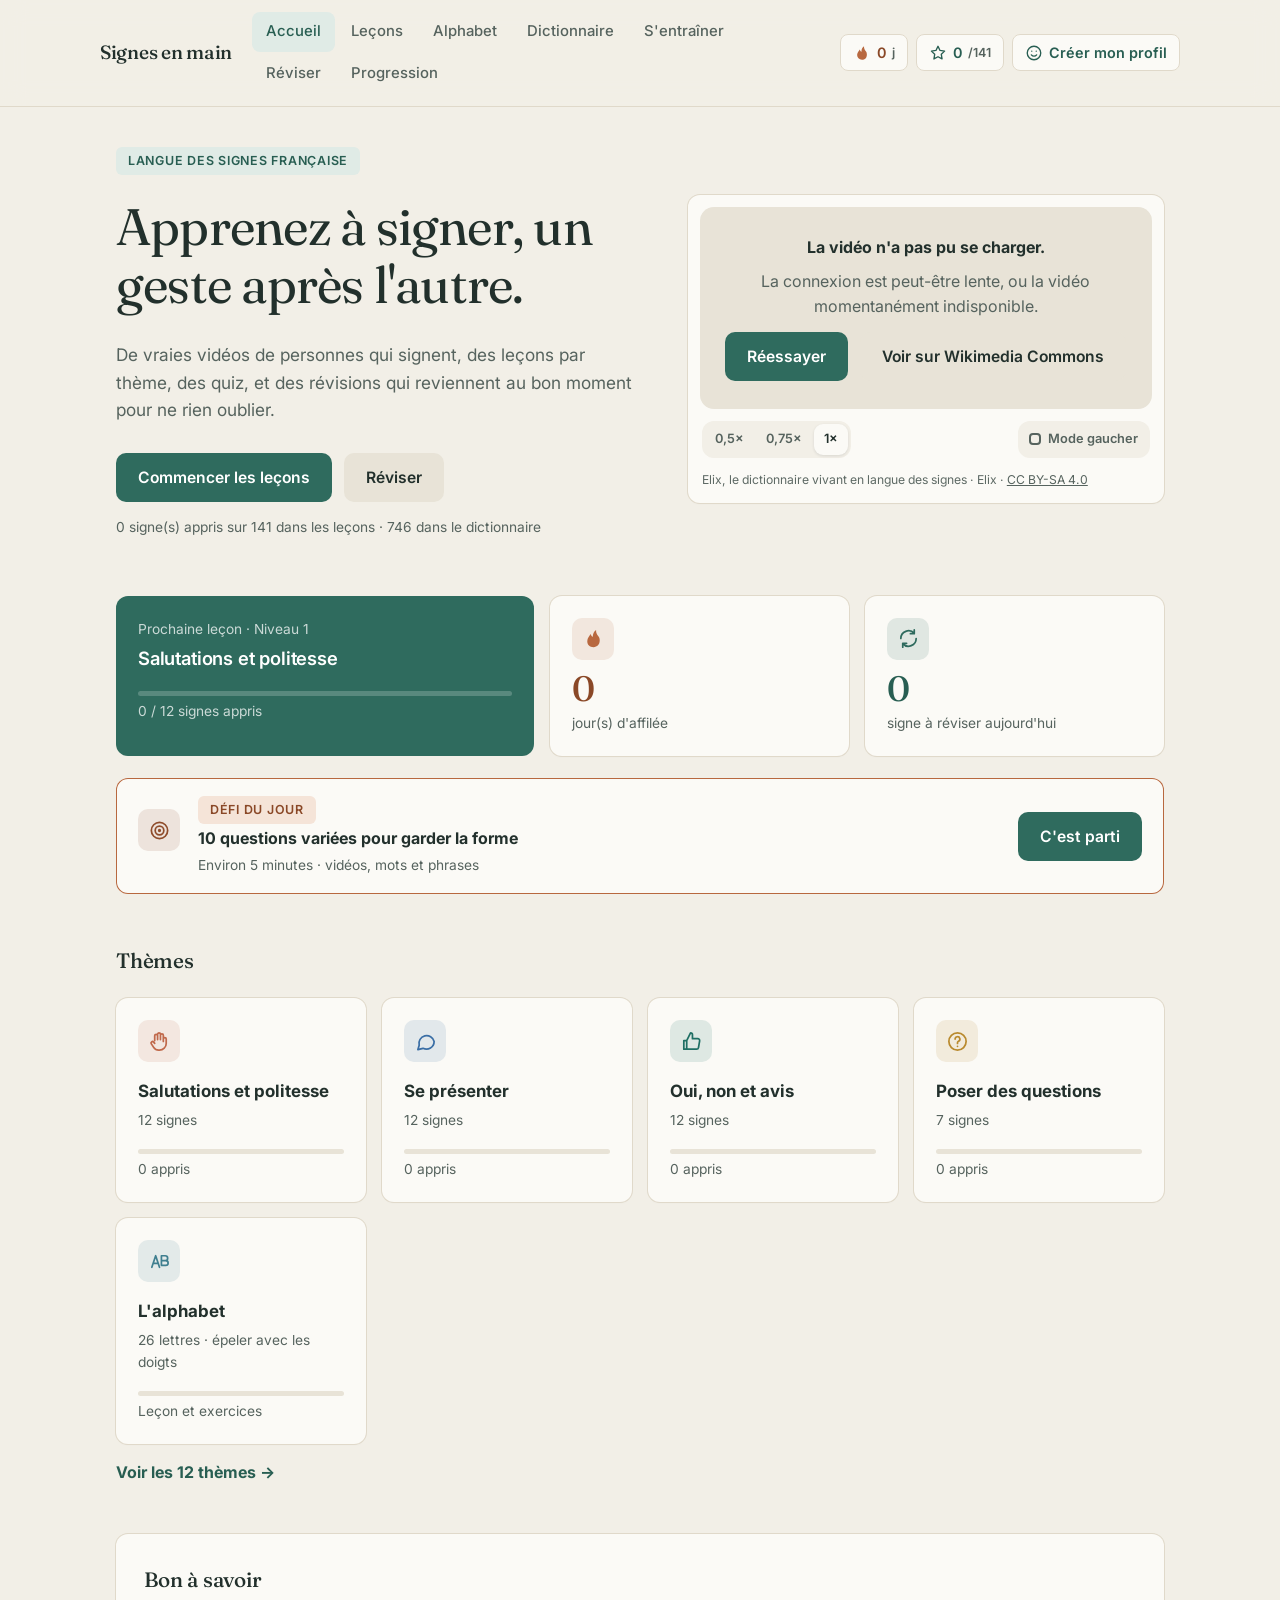
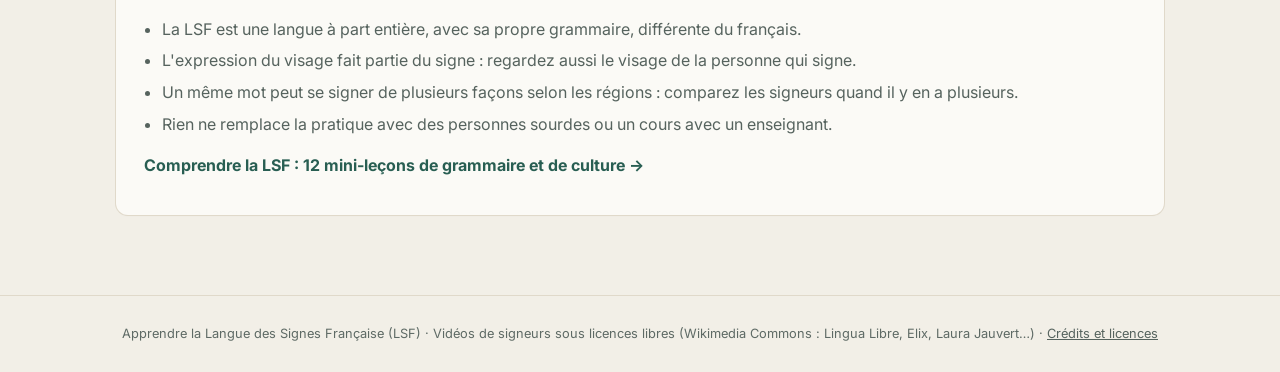
<file: index.html>
<!doctype html>
<html lang="fr">
<head>
  <meta charset="utf-8">
  <meta name="viewport" content="width=device-width, initial-scale=1">
  <title>Signes en main</title>
  <meta name="description" content="Apprendre la Langue des Signes Française (LSF) avec de vraies vidéos de personnes qui signent : leçons, quiz, révisions et dictionnaire.">
  <meta name="theme-color" content="#f2efe7">
  <meta property="og:title" content="Signes en main – apprendre la LSF">
  <meta property="og:description" content="Leçons, exercices, révisions et dictionnaire de la Langue des Signes Française, avec de vraies vidéos de personnes qui signent.">
  <meta property="og:type" content="website">
  <meta property="og:locale" content="fr_FR">
  <link rel="icon" href="data:image/svg+xml,%3Csvg xmlns='http://www.w3.org/2000/svg' viewBox='0 0 64 64'%3E%3Crect width='64' height='64' rx='16' fill='%232f6b5e'/%3E%3Ctext x='32' y='45' font-family='Arial,sans-serif' font-size='38' font-weight='700' fill='white' text-anchor='middle'%3ES%3C/text%3E%3C/svg%3E">
  <script>
    // Apparence choisie (clair / sombre doux / auto), appliquée avant l'affichage pour éviter un éclair blanc.
    // Les réglages sont ceux du profil en cours (même règle que Profils.cle dans js/progress.js).
    try {
      const pr = JSON.parse(localStorage.getItem("lsf-profils") || "{}"), p = (pr.liste || []).find(x => x.id === pr.actif);
      document.documentElement.dataset.theme = JSON.parse(localStorage.getItem(p && !p.principal ? "lsf-reglages@" + p.id : "lsf-reglages") || "{}").theme || "clair";
    } catch (e) {}
  </script>
  <link rel="preconnect" href="https://fonts.googleapis.com">
  <link rel="preconnect" href="https://fonts.gstatic.com" crossorigin>
  <link href="https://fonts.googleapis.com/css2?family=Fraunces:opsz,wght@9..144,400;9..144,500&family=Inter:wght@400;500;600;700&display=swap" rel="stylesheet">
  <link rel="stylesheet" href="css/style.css?v=1d870a76">
</head>
<body>
  <a class="lien-evitement" href="#app" onclick="event.preventDefault(); const h = document.querySelector('#app h1') || document.getElementById('app'); h.setAttribute('tabindex', '-1'); h.focus();">Aller au contenu</a>
  <div class="bandeau-hors-ligne" id="hors-ligne" role="status" hidden>Vous êtes hors ligne : les vidéos ne peuvent pas se charger. Votre progression, elle, reste bien enregistrée.</div>
  <header class="topbar">
    <a href="#/" class="logo">Signes en main</a>
    <nav aria-label="Navigation principale">
      <a href="#/">Accueil</a>
      <a href="#/lecons">Leçons</a>
      <a href="#/alphabet">Alphabet</a>
      <a href="#/dictionnaire">Dictionnaire</a>
      <a href="#/entrainement">S'entraîner</a>
      <a href="#/reviser">Réviser</a>
      <a href="#/progression">Progression</a>
    </nav>
    <div class="compteurs" id="compteurs" role="group" aria-label="Ma progression"></div>
  </header>

  <main id="app"></main>

  <footer class="footer">
    Apprendre la Langue des Signes Française (LSF) · Vidéos de signeurs sous licences libres (Wikimedia Commons :
    Lingua Libre, Elix, Laura Jauvert…) · <a href="#/credits">Crédits et licences</a>
    <span id="lien-studio" hidden> · <a href="studio/">Studio 3D (expérimental)</a></span>
  </footer>

  <!-- Pas de modules : le site s'ouvre aussi en double-cliquant sur index.html (vidéos lues en ligne) -->
  <script src="js/data.js?v=5a6aa943"></script>
  <script src="js/progress.js?v=ed443f08"></script>
  <script src="js/avatar.js?v=371f1e5d"></script>
  <script src="js/dictionnaire.js?v=caa1ed23"></script>
  <script src="js/alphabet.js?v=194b3d35"></script>
  <script src="js/descriptions.js?v=a6c470cd"></script>
  <script src="js/page-dictionnaire.js?v=0357a514"></script>
  <script src="js/signalements.js?v=acd545ce"></script>
  <script src="js/phrases.js?v=d8cfab4e"></script>
  <script src="js/exercices.js?v=72661479"></script>
  <script src="js/comprendre.js?v=8f681499"></script>
  <script src="js/credits.js?v=af39c59e"></script>
  <script src="js/en-ligne.js?v=2ea74c2a"></script>
  <script src="js/compte.js?v=c1539167"></script>
  <script src="js/app.js?v=b2578122"></script>
  <script>
    // Si les fichiers du site n'ont pas pu être chargés (page ouverte en « aperçu » dans un
    // autre logiciel), on explique comment l'ouvrir au lieu d'afficher une page blanche.
    if (typeof route === "undefined") {
      document.getElementById("app").innerHTML =
        '<div style="max-width:560px;margin:40px auto;padding:24px;border:2px solid #5b6ee1;border-radius:16px;font-family:system-ui,sans-serif;line-height:1.5">' +
        '<h1 style="margin-top:0">Le site n\'a pas pu se charger</h1>' +
        '<p>Cette page est ouverte dans un aperçu qui ne charge pas les fichiers du site.</p>' +
        '<p><strong>Pour l\'ouvrir :</strong> dans le dossier du projet, double-cliquez sur <strong>« Ouvrir le site.bat »</strong> ' +
        '(ou sur <strong>index.html</strong>) depuis l\'Explorateur de fichiers Windows.</p></div>';
    }
  </script>
</body>
</html>
</file>
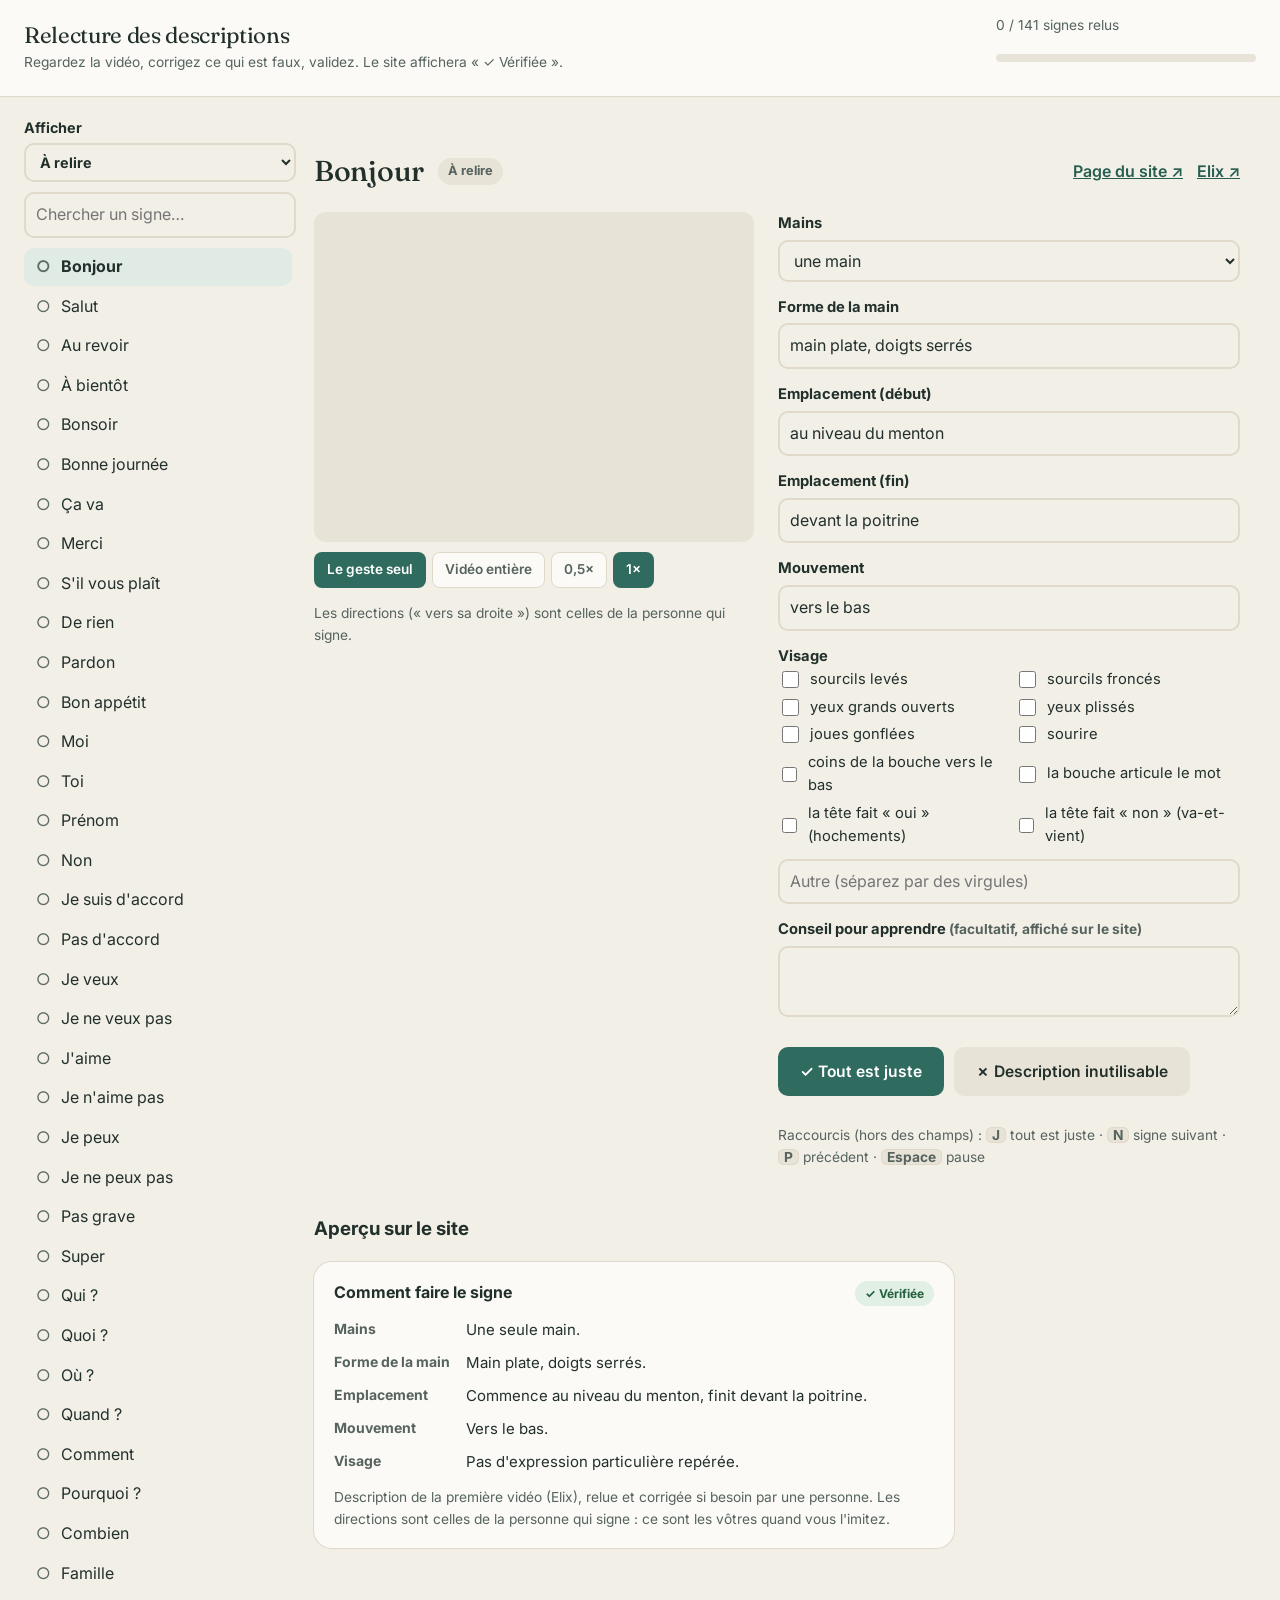
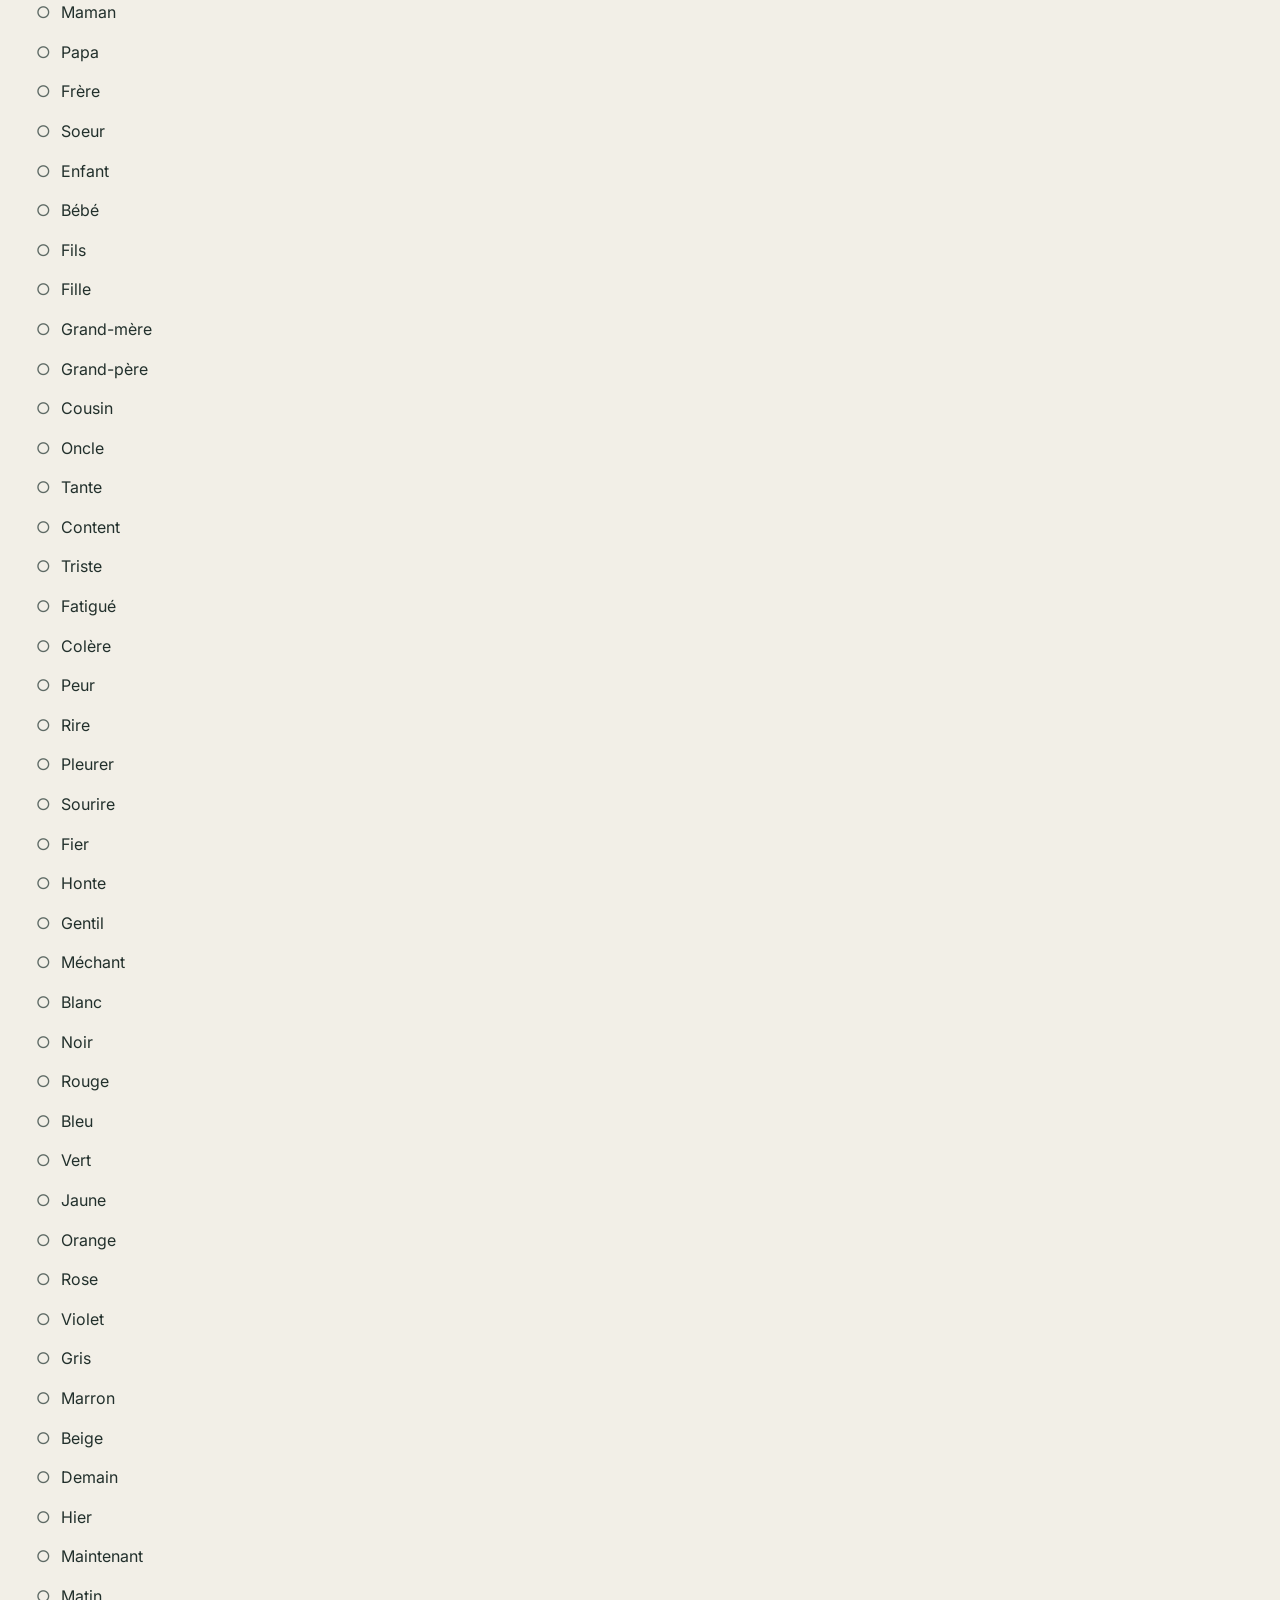
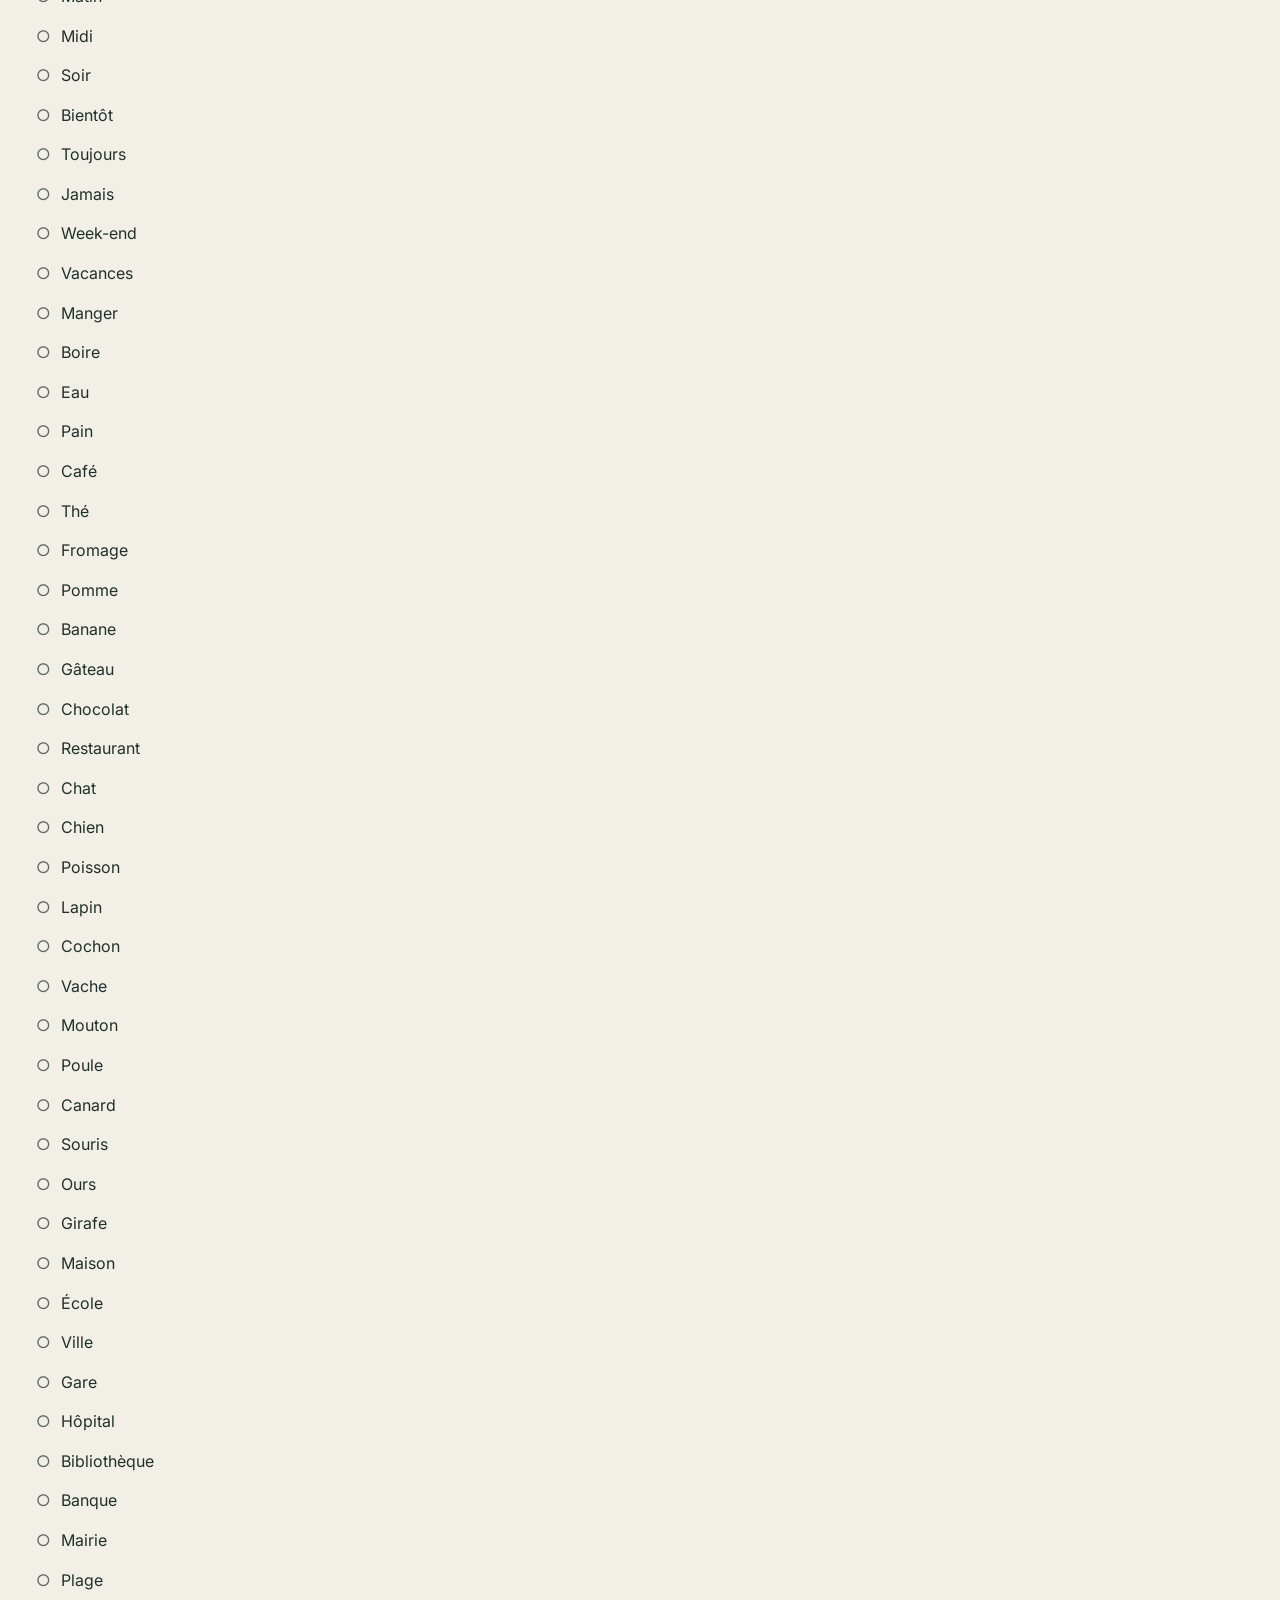
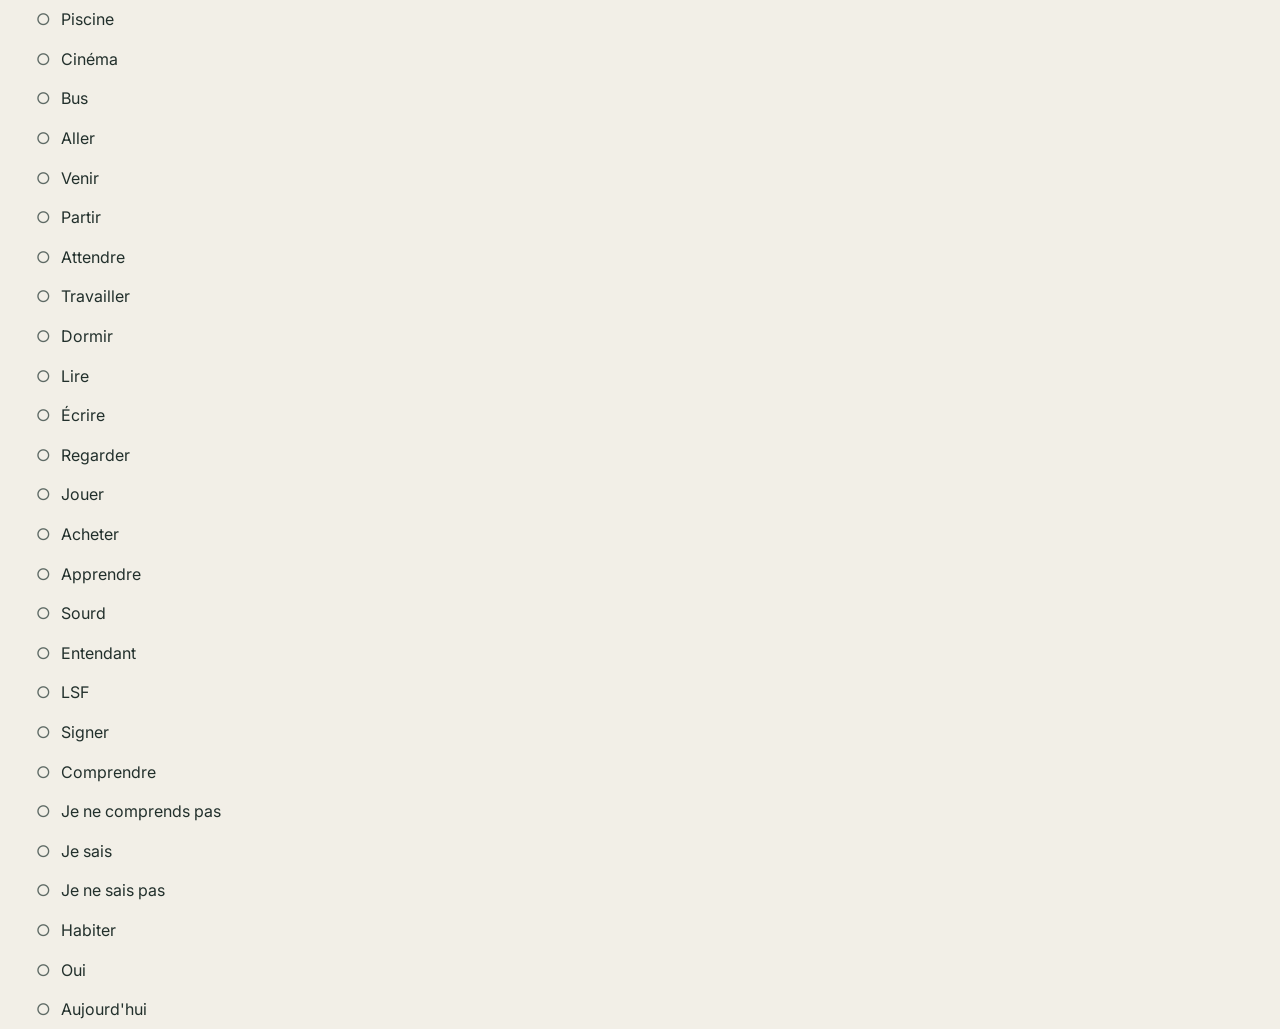
<file: outils/relecture.html>
<!doctype html>
<html lang="fr">
<head>
  <meta charset="utf-8">
  <meta name="viewport" content="width=device-width, initial-scale=1">
  <title>Relecture des descriptions · Signes en main</title>
  <meta name="robots" content="noindex">
  <link rel="preconnect" href="https://fonts.googleapis.com">
  <link href="https://fonts.googleapis.com/css2?family=Fraunces:opsz,wght@9..144,400;9..144,500&family=Inter:wght@400;500;600;700&display=swap" rel="stylesheet">
  <link rel="stylesheet" href="../css/style.css">
  <link rel="stylesheet" href="relecture.css">
</head>
<body>
  <header class="rl-entete">
    <div>
      <h1>Relecture des descriptions</h1>
      <p class="petit">Regardez la vidéo, corrigez ce qui est faux, validez. Le site affichera « ✓ Vérifiée ».</p>
    </div>
    <div class="rl-avancement">
      <span id="rl-compte" class="petit"></span>
      <span class="barre"><span id="rl-barre"></span></span>
      <span id="rl-sauvegarde" class="rl-sauvegarde" role="status" aria-live="polite"></span>
    </div>
  </header>

  <div class="rl-page">
    <aside class="rl-liste">
      <label class="rl-filtre">Afficher
        <select id="rl-filtre">
          <option value="a-relire">À relire</option>
          <option value="signales">Signalés</option>
          <option value="corrigee">Corrigés</option>
          <option value="verifiee">Validés tels quels</option>
          <option value="fausse">Inutilisables</option>
          <option value="tout">Tous</option>
        </select>
      </label>
      <input id="rl-recherche" type="search" placeholder="Chercher un signe…" aria-label="Chercher un signe">
      <nav id="rl-signes" aria-label="Signes à relire"></nav>
    </aside>
    <main id="rl-principal"></main>
  </div>

  <div id="rl-telecharger" class="rl-telecharger" hidden>
    <p><strong>Enregistrement automatique indisponible</strong> : le site n'a pas été ouvert avec « Ouvrir le site.bat ».
      Téléchargez le fichier, rangez-le dans le dossier <code>data</code> du site, puis lancez « Vérifier le site.bat ».
      Votre travail reste gardé dans ce navigateur en attendant.</p>
    <button class="btn" id="rl-btn-telecharger">Télécharger relecture-descriptions.json</button>
  </div>

  <script>
    // fonctions du site dont l'outil a besoin (définies dans js/app.js, non chargé ici)
    const echapper = s => String(s).replace(/[&<>"']/g, c => ({ "&": "&amp;", "<": "&lt;", ">": "&gt;", '"': "&quot;", "'": "&#39;" }[c]));
  </script>
  <script src="../js/progress.js"></script>
  <script src="../js/dictionnaire.js"></script>
  <script src="../js/descriptions.js"></script>
  <script src="../js/page-dictionnaire.js"></script>
  <script src="../js/signalements.js"></script>
  <script src="relecture.js"></script>
</body>
</html>
</file>
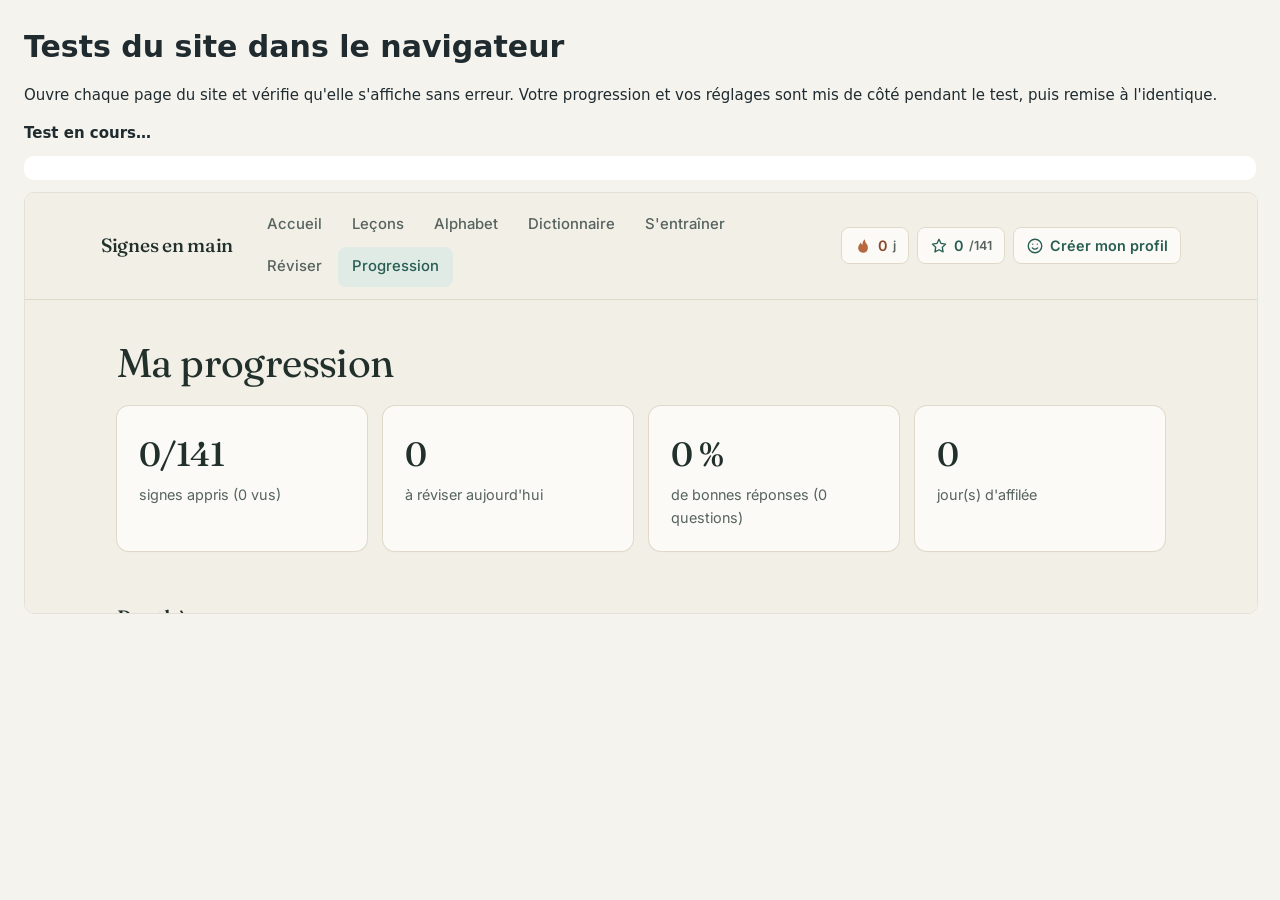
<file: tests/navigateur.html>
<!doctype html>
<html lang="fr">
<head>
  <meta charset="utf-8">
  <title>Tests du site dans le navigateur</title>
  <style>
    body { font: 15px/1.5 system-ui, sans-serif; margin: 24px; background: #f5f3ee; color: #1f2b2f; }
    h1 { margin: 0 0 4px; }
    #resume { font-weight: 700; margin: 12px 0; }
    #resume.ok { color: #226a45; } #resume.ko { color: #9c412d; }
    #journal { font: 12px/1.5 ui-monospace, monospace; white-space: pre-wrap; background: #fff; padding: 12px; border-radius: 10px; max-height: 50vh; overflow: auto; }
    iframe { width: 100%; height: 420px; border: 1px solid #e5e0d6; border-radius: 10px; margin-top: 12px; background: #fff; }
  </style>
</head>
<body>
  <h1>Tests du site dans le navigateur</h1>
  <p>Ouvre chaque page du site et vérifie qu'elle s'affiche sans erreur. Votre progression et vos réglages sont mis de côté pendant le test, puis remise à l'identique.</p>
  <div id="resume">Test en cours…</div>
  <div id="journal"></div>
  <iframe id="site" src="../index.html"></iframe>

  <script>
    // Données de l'apprenant (profils, progression, records, réglages…), mises de côté pendant le test
    const CLES = Object.keys(localStorage).filter(c => c.startsWith("lsf-"));
    const journal = document.getElementById("journal");
    const ecrire = t => { journal.textContent += t + "\n"; journal.scrollTop = 1e9; };
    const attendre = ms => new Promise(r => setTimeout(r, ms));
    const cadre = document.getElementById("site");
    window.RESULTAT = { fini: false, echecs: [], total: 0 };

    function problemesQuiz(t, msg) { RESULTAT.echecs.push({ hash: t.id, problemes: [msg] }); ecrire(`✗ ${t.id} : ${msg}`); }

    async function verifier(hash, controle) {
      const w = cadre.contentWindow;
      w.__erreurs = [];
      w.location.hash = hash;
      await attendre(120);
      const doc = w.document, app = doc.getElementById("app");
      const problemes = [...w.__erreurs];
      if (!app || app.innerHTML.trim().length < 50) problemes.push("page vide");
      if (doc.querySelector("#app h1")?.textContent === "Page introuvable") problemes.push("page introuvable (404)");
      if (controle) { try { const p = controle(doc, w); if (p) problemes.push(p); } catch (e) { problemes.push(e.message); } }
      RESULTAT.total++;
      if (problemes.length) { RESULTAT.echecs.push({ hash, problemes }); ecrire(`✗ ${hash} : ${problemes.join(" ; ")}`); }
      return doc;
    }

    cadre.addEventListener("load", async () => {
      const sauvegarde = CLES.map(c => localStorage.getItem(c));
      CLES.forEach(c => localStorage.removeItem(c));
      const w = cadre.contentWindow;
      w.addEventListener("error", e => (w.__erreurs || []).push(e.message));
      w.addEventListener("unhandledrejection", e => (w.__erreurs || []).push(String(e.reason)));
      try {
        // On ne télécharge pas les vidéos pendant le test (des centaines de chargements inutiles) :
        // leur adresse est retirée dès qu'elles apparaissent, avant que le navigateur ne la lise.
        new w.MutationObserver(() => w.document.querySelectorAll("video[src], video source[src]").forEach(v => { v.dataset.src = v.getAttribute("src"); v.removeAttribute("src"); }))
          .observe(w.document.body, { childList: true, subtree: true });

        const T = w.eval("THEMES"), D = w.eval("Dico");
        const pages = ["#/", "#/lecons", "#/alphabet", "#/alphabet/quiz", "#/alphabet/epeler", "#/dictionnaire",
          "#/dictionnaire/q=bonjour", "#/reviser", "#/progression", "#/quiz/tout",
          "#/entrainement", "#/entrainement/sprint/tout", "#/entrainement/paires/famille", "#/entrainement/ecrire/couleurs",
          "#/entrainement/epeler", "#/entrainement/comprendre", "#/entrainement/construire", "#/entrainement/defi", "#/entrainement/prenom",
          "#/credits", "#/compte", "#/compte/nouveau", "#/compte/profils", "#/compte/personnage", "#/connexion", "#/connexion/inscription", "#/comprendre", "#/comprendre/vraie-langue", "#/comprendre/visage", "#/comprendre/questions", "#/comprendre/epeler-nom-signe", "#/comprendre/temps", "#/comprendre/negation", "#/comprendre/etre-articles", "#/comprendre/culture-sourde", "#/comprendre/pluriel", "#/comprendre/espace", "#/comprendre/histoire", "#/comprendre/nombres"];
        for (const p of pages) await verifier(p);
        ecrire(`Pages principales : ${pages.length} vérifiées`);

        for (const t of T) {
          await verifier(`#/theme/${t.id}`, d => d.querySelectorAll(".ligne-signe").length === t.entrees.length ? null : "liste des signes incomplète");
          for (const e of t.entrees) await verifier(`#/signe/${t.id}/${encodeURIComponent(e.k)}`, d => d.querySelector("video") ? null : "pas de vidéo");
        }
        ecrire(`Thèmes et fiches des leçons vérifiés`);

        // Un quiz complet par thème : on répond à chaque question (la première réponse proposée)
        for (const t of T) {
          const d = await verifier(`#/quiz/${t.id}`);
          for (let i = 0; i < 30 && d.querySelector("#app [data-k]"); i++) {
            d.querySelector("#app [data-k]:not([disabled])")?.click();
            await attendre(30);
            const suite = d.getElementById("suivant");
            if (!suite) { problemesQuiz(t, "pas de bouton Continuer après une réponse"); break; }
            suite.click();
            await attendre(60);
          }
          if (!d.querySelector(".score-carte")) { RESULTAT.echecs.push({ hash: `#/quiz/${t.id}`, problemes: ["le quiz ne se termine pas"] }); ecrire(`✗ quiz ${t.id} : ne se termine pas`); }
        }
        ecrire(`Quiz des ${T.length} thèmes joués jusqu'au bout`);

        // Toutes les fiches du dictionnaire
        for (const e of D.entrees) await verifier(`#/mot/${encodeURIComponent(e.k)}`, d => d.querySelector("video") ? null : "pas de vidéo");
        ecrire(`${D.entrees.length} fiches du dictionnaire vérifiées`);

        // Une adresse inconnue doit afficher la page « introuvable » (et pas une page blanche)
        w.location.hash = "#/une-page-qui-nexiste-pas"; await attendre(120);
        if (w.document.querySelector("#app h1")?.textContent !== "Page introuvable") problemesQuiz({ id: "404" }, "pas de page « introuvable »");
      } catch (e) {
        RESULTAT.echecs.push({ hash: "(test)", problemes: [e.message] });
        ecrire("✗ Le test lui-même a planté : " + e.message);
      } finally {
        Object.keys(localStorage).filter(c => c.startsWith("lsf-")).forEach(c => localStorage.removeItem(c)); // ce que le test a créé
        CLES.forEach((c, i) => (sauvegarde[i] === null ? localStorage.removeItem(c) : localStorage.setItem(c, sauvegarde[i])));
        cadre.contentWindow.location.hash = "#/";
        RESULTAT.fini = true;
        const r = document.getElementById("resume");
        r.className = RESULTAT.echecs.length ? "ko" : "ok";
        r.textContent = RESULTAT.echecs.length
          ? `${RESULTAT.echecs.length} problème(s) sur ${RESULTAT.total} pages testées`
          : `Tout fonctionne : ${RESULTAT.total} pages testées sans erreur.`;
      }
    }, { once: true });
  </script>
</body>
</html>
</file>
<file: css/style.css>
/* =====================================================================
   Signes en main — direction artistique « Naturel » :
   titres en serif (Fraunces), texte en Inter, vert sapin, sable et terre cuite,
   des filets fins plutôt que des ombres, des boutons plats, sans noir pur.
   ===================================================================== */
:root {
  --fond: #f2efe7;          /* sable clair */
  --fond-2: #e8e3d7;
  --surface: #fbfaf6;       /* papier, pas de blanc pur */
  --texte: #22302c;         /* encre vert-gris, pas de noir pur */
  --doux: #56635e;
  --tres-doux: #5e6a65;     /* contrastes vérifiés : au moins 4,5:1 sur le fond (WCAG AA) */
  --bord: #e0d9ca;
  --accent: #2f6b5e;        /* vert sapin */
  --accent-fonce: #23544a;
  --accent-pale: #e0ebe6;
  --accent-texte: #285e52;  /* l'accent quand il sert de couleur de texte */
  --chaud: #b8683f;         /* terre cuite : série, élément « en cours » */
  --chaud-fonce: #8f4c2b;
  --chaud-pale: #f5e4d8;
  --chaud-texte: #8a4827;
  --ok: #2f7a50;
  --ok-fonce: #23603e;
  --ok-pale: #e2efe4;
  --ok-texte: #23603e;
  --ko: #b0503a;
  --ko-fonce: #8c3c2a;
  --ko-pale: #f5e2db;
  --ko-texte: #8c3c2a;
  --verre: rgba(242, 239, 231, .92); /* barre du haut translucide */
  --blanc-photo: #ffffff;
  color-scheme: light;
  --ombre: 0 0 0 1px var(--bord), 0 1px 2px rgba(34, 48, 44, .04); /* un filet plutôt qu'une ombre */
  --rayon: 12px;
  --rayon-petit: 10px;
  --titre: "Fraunces", Georgia, serif; /* titres */
}

/* ---------- Thème sombre doux (réglage « Apparence ») : vert-gris, jamais de noir pur ---------- */
html[data-theme="sombre"] {
  --fond: #1d2422; --fond-2: #262f2c; --surface: #232b29; --texte: #e6e9e3; --doux: #b0bab5; --tres-doux: #949f9a; --bord: #36413d;
  --accent: #3a7f70; --accent-fonce: #2a5f54; --accent-pale: #243e38; --accent-texte: #8fcbbb;
  --chaud: #cf8459; --chaud-fonce: #a2603b; --chaud-pale: #43302a; --chaud-texte: #efb391;
  --ok: #3a8a5c; --ok-fonce: #2b6a46; --ok-pale: #213a2c; --ok-texte: #a2d9b9;
  --ko: #bf5d46; --ko-fonce: #933f2e; --ko-pale: #42282a; --ko-texte: #f2b0a0;
  --verre: rgba(29, 36, 34, .92); --blanc-photo: #e9e6df;
  --ombre: 0 0 0 1px var(--bord);
  color-scheme: dark;
}
@media (prefers-color-scheme: dark) {
  html[data-theme="auto"] {
    --fond: #1d2422; --fond-2: #262f2c; --surface: #232b29; --texte: #e6e9e3; --doux: #b0bab5; --tres-doux: #949f9a; --bord: #36413d;
    --accent: #3a7f70; --accent-fonce: #2a5f54; --accent-pale: #243e38; --accent-texte: #8fcbbb;
    --chaud: #cf8459; --chaud-fonce: #a2603b; --chaud-pale: #43302a; --chaud-texte: #efb391;
    --ok: #3a8a5c; --ok-fonce: #2b6a46; --ok-pale: #213a2c; --ok-texte: #a2d9b9;
    --ko: #bf5d46; --ko-fonce: #933f2e; --ko-pale: #42282a; --ko-texte: #f2b0a0;
    --verre: rgba(29, 36, 34, .92); --blanc-photo: #e9e6df;
    --ombre: 0 0 0 1px var(--bord);
    color-scheme: dark;
  }
}

/* ---------- Accessibilité ---------- */
/* contour bien visible pour la navigation au clavier (pas au clic de souris) */
:focus-visible { outline: 3px solid var(--accent-texte); outline-offset: 3px; border-radius: 6px; }
.btn:focus-visible, .btn-choix:focus-visible, .choix-video:focus-visible { outline-offset: 4px; }
.lien-evitement {
  position: absolute; left: 12px; top: -60px; z-index: 30; background: var(--accent); color: #fff; padding: 10px 16px;
  border-radius: 12px; font-weight: 700; text-decoration: none; transition: top .15s;
}
.lien-evitement:focus { top: 12px; }
.visuellement-cache { position: absolute !important; width: 1px; height: 1px; overflow: hidden; clip: rect(0 0 0 0); white-space: nowrap; }
main h1:focus { outline: none; }
/* moins d'animations pour les personnes que le mouvement gêne */
@media (prefers-reduced-motion: reduce) {
  *, *::before, *::after { animation-duration: .01ms !important; animation-iteration-count: 1 !important; transition-duration: .01ms !important; scroll-behavior: auto !important; }
}

/* ---------- Vidéo qui ne charge pas / hors ligne ---------- */
.choix-video .video-erreur { min-height: 0; aspect-ratio: 4 / 3; padding: 8px; font-size: .85rem; }
.video-erreur {
  display: grid; place-items: center; text-align: center; gap: 8px; padding: 28px 18px; min-height: 180px; border-radius: 14px;
  background: var(--fond-2); color: var(--doux);
}
.video-erreur strong { color: var(--texte); }
.video-erreur .hero-actions { justify-content: center; margin: 4px 0 0; }
.video-erreur .btn { margin-top: 0; }
.bandeau-hors-ligne {
  position: sticky; top: 0; z-index: 11; text-align: center; padding: 8px 16px; font-size: .88rem; font-weight: 600;
  background: var(--chaud-pale); color: var(--chaud-texte);
}

* { box-sizing: border-box; }
body {
  margin: 0;
  font-family: "Inter", "Segoe UI", system-ui, sans-serif;
  background: var(--fond);
  color: var(--texte);
  line-height: 1.6;
  -webkit-font-smoothing: antialiased;
}
a { color: inherit; }
h1 { font-family: var(--titre); font-size: clamp(1.8rem, 4vw, 2.5rem); line-height: 1.15; letter-spacing: -.015em; font-weight: 400; margin: .2em 0 .5em; }
h2 { font-family: var(--titre); font-size: 1.3rem; letter-spacing: -.01em; font-weight: 500; margin: 2.4em 0 1em; }
.petit { color: var(--doux); font-size: .86rem; }

/* ---------- Barre du haut ---------- */
.topbar {
  display: flex; align-items: center; gap: 12px 20px; flex-wrap: wrap;
  padding: 12px max(16px, calc((100% - 1080px) / 2));
  background: var(--verre); backdrop-filter: blur(12px);
  border-bottom: 1px solid var(--bord); position: sticky; top: 0; z-index: 10;
}
.logo { font-family: var(--titre); font-weight: 500; text-decoration: none; letter-spacing: -.015em; font-size: 1.2rem; }
.topbar nav { display: flex; gap: 2px; flex-wrap: wrap; flex: 1; }
.topbar nav a { text-decoration: none; padding: 8px 14px; border-radius: 8px; color: var(--doux); font-size: .93rem; font-weight: 500; }
.topbar nav a:hover { color: var(--texte); background: var(--fond-2); }
.topbar nav a.actif { color: var(--accent-texte); background: var(--accent-pale); }
.compteurs { display: flex; gap: 8px; }
.compteur {
  display: inline-flex; align-items: center; gap: 6px; padding: 6px 12px; border-radius: 8px; text-decoration: none;
  background: var(--surface); border: 1px solid var(--bord); font-weight: 600; font-size: .9rem;
}
.compteur svg { width: 18px; height: 18px; }
.compteur.serie { color: var(--chaud-texte); }
.compteur.serie svg { color: var(--chaud); }
.compteur.appris { color: var(--accent-texte); }
.compteur span { color: var(--doux); font-weight: 600; font-size: .78rem; }

main { max-width: 1080px; margin: 0 auto; padding: 32px 16px 80px; }
.footer { text-align: center; color: var(--tres-doux); font-size: .8rem; padding: 28px 16px; border-top: 1px solid var(--bord); }
.footer a { color: var(--doux); }

/* ---------- Boutons plats ---------- */
.btn {
  display: inline-block; border: none; cursor: pointer; text-decoration: none; font: inherit; font-weight: 600; font-size: .98rem;
  background: var(--accent); color: #fff; padding: 12px 22px; border-radius: 10px; margin-top: 12px;
  transition: background .15s; position: relative; top: 0;
}
.btn:hover { background: var(--accent-fonce); }
.btn-second { background: var(--fond-2); color: var(--texte); }
.btn-second:hover { background: color-mix(in srgb, var(--fond-2) 80%, var(--texte)); }
.btn-ok { background: var(--ok); }
.btn-ok:hover { background: var(--ok-fonce); }
.btn-ko { background: var(--ko); }
.btn-ko:hover { background: var(--ko-fonce); }
.btn-grand { padding: 15px 30px; font-size: 1.05rem; }
.retour { display: inline-block; color: var(--doux); text-decoration: none; font-size: .92rem; font-weight: 600; margin-bottom: 8px; }
.retour:hover { color: var(--accent-texte); }
.surtitre {
  display: inline-block; font-size: .78rem; font-weight: 600; color: var(--accent-texte); background: var(--accent-pale);
  padding: 4px 12px; border-radius: 6px; letter-spacing: .06em; text-transform: uppercase;
}
a.surtitre { text-decoration: none; }
.lien-plus { color: var(--accent-texte); font-weight: 700; text-decoration: none; }

/* ---------- Accueil ---------- */
.hero { display: grid; grid-template-columns: 1.1fr 1fr; gap: 48px; align-items: center; padding: 8px 0; }
.hero h1 { font-size: clamp(2.1rem, 5vw, 3.2rem); margin-top: .45em; }
.hero-sous { color: var(--doux); font-size: 1.08rem; max-width: 34em; }
.hero-actions { display: flex; gap: 12px; flex-wrap: wrap; margin-bottom: 8px; }
.tableau { display: grid; grid-template-columns: 1.4fr 1fr 1fr; gap: 16px; margin-top: 36px; }
.tuile {
  background: var(--surface); border-radius: var(--rayon); padding: 22px; text-decoration: none; display: flex; flex-direction: column; gap: 4px;
  box-shadow: var(--ombre); transition: transform .2s;
}
a.tuile:hover { box-shadow: 0 0 0 1px var(--accent) inset; }
.tuile-titre { font-weight: 600; font-size: 1.15rem; letter-spacing: -.01em; }
.tuile-chiffre { font-family: var(--titre); font-size: 2.2rem; font-weight: 500; letter-spacing: -.015em; line-height: 1.1; }
.tuile.continuer { background: var(--accent); color: #fff; box-shadow: none; }
.tuile.continuer .petit { color: rgba(255,255,255,.75); }
.tuile.continuer .barre { background: rgba(255,255,255,.2); }
.tuile.continuer .barre span { background: #fff; }
.tuile.serie .tuile-chiffre { color: var(--chaud-texte); }
.tuile.reviser .tuile-chiffre { color: var(--accent-texte); }
.tuile .carte-icone { margin-bottom: 6px; }
.info { background: var(--surface); border-radius: var(--rayon); padding: 8px 28px 20px; margin-top: 48px; box-shadow: var(--ombre); }
.info h2 { margin-top: 1em; }
.info ul { padding-left: 1.1em; color: var(--doux); }
.info li { margin: 6px 0; }

/* ---------- Cartes de thèmes ---------- */
.grille { display: grid; grid-template-columns: repeat(auto-fill, minmax(230px, 1fr)); gap: 16px; }
.carte {
  display: flex; flex-direction: column; gap: 4px; text-decoration: none;
  background: var(--surface); border-radius: var(--rayon); padding: 22px; box-shadow: var(--ombre);
  transition: transform .2s;
}
.carte:hover { box-shadow: 0 0 0 1px var(--accent) inset; }
.carte-icone {
  width: 42px; height: 42px; border-radius: 10px; display: grid; place-items: center; margin-bottom: 12px;
  color: var(--c); background: color-mix(in srgb, var(--c) 13%, var(--surface));
}
.carte-icone svg { width: 23px; height: 23px; }
.carte-titre { font-weight: 700; font-size: 1.06rem; }
.barre { height: 5px; background: var(--fond-2); border-radius: 99px; overflow: hidden; margin-top: 14px; }
.barre span { display: block; height: 100%; background: var(--c, var(--accent)); border-radius: 99px; }
.titre-icone { display: flex; align-items: center; gap: 14px; }
.titre-icone .carte-icone { margin: 0; }

/* ---------- Parcours (page Leçons) : une table des matières en grille ---------- */
.unite {
  border-radius: var(--rayon); padding: 16px 20px; margin: 36px 0 8px; color: var(--texte);
  background: color-mix(in srgb, var(--c) 10%, var(--surface)); box-shadow: inset 0 0 0 1px color-mix(in srgb, var(--c) 25%, var(--bord));
  display: flex; align-items: center; justify-content: space-between; gap: 16px; flex-wrap: wrap;
}
.unite:first-of-type { margin-top: 20px; }
.unite small { display: block; font-size: .78rem; font-weight: 700; letter-spacing: .08em; text-transform: uppercase; color: var(--c); }
html[data-theme="sombre"] .unite small { filter: brightness(1.7); }
@media (prefers-color-scheme: dark) { html[data-theme="auto"] .unite small { filter: brightness(1.7); } }
.unite strong { font-family: var(--titre); font-size: 1.3rem; font-weight: 500; letter-spacing: -.015em; }
.unite .compte { font-weight: 500; font-size: .9rem; background: var(--surface); color: var(--doux); padding: 6px 12px; border-radius: 8px; }
.parcours { display: grid; grid-template-columns: repeat(auto-fill, minmax(210px, 1fr)); gap: 12px; padding: 16px 0 8px; }
.etape {
  position: relative; display: grid; grid-template-columns: auto 1fr; grid-template-rows: auto auto; column-gap: 12px; align-items: center;
  padding: 12px 14px; text-decoration: none; background: var(--surface); border-radius: var(--rayon-petit); box-shadow: 0 0 0 1px var(--bord) inset;
}
.etape:hover { box-shadow: 0 0 0 1px var(--c) inset; }
.pastille {
  grid-row: 1 / 3; position: relative; width: 44px; height: 44px; border-radius: 50%; display: grid; place-items: center;
  background: conic-gradient(var(--c) calc(var(--p) * 1%), color-mix(in srgb, var(--c) 18%, var(--fond)) 0);
}
.pastille::before { content: ""; position: absolute; inset: 3px; border-radius: 50%; background: var(--surface); }
.pastille svg { position: relative; width: 20px; height: 20px; color: var(--c); }
.etape.fini .pastille::before { background: var(--c); }
.etape.fini .pastille svg { color: #fff; }
.etape-nom { align-self: end; font-weight: 600; font-size: .95rem; line-height: 1.25; }
.etape-info { align-self: start; font-size: .78rem; color: var(--doux); }
.etape.suivante { box-shadow: 0 0 0 2px var(--chaud) inset; }
.bulle-suivante {
  position: absolute; top: 0; left: 14px; transform: translateY(-50%); background: var(--chaud-fonce); color: #fff;
  font-weight: 600; font-size: .68rem; letter-spacing: .04em; text-transform: uppercase; padding: 2px 8px; border-radius: 4px;
}

/* ---------- Page d'un thème ---------- */
.actions-theme { display: flex; gap: 12px; flex-wrap: wrap; margin: 0 0 24px; }
.actions-theme .btn { margin-top: 0; }
.liste-signes { display: grid; grid-template-columns: repeat(auto-fill, minmax(210px, 1fr)); gap: 10px; margin-bottom: 20px; }
.ligne-signe {
  display: flex; justify-content: space-between; align-items: center; gap: 8px; text-decoration: none; font-weight: 600;
  background: var(--surface); padding: 15px 18px; border-radius: var(--rayon-petit); box-shadow: 0 0 0 1px var(--bord) inset;
  transition: color .15s, box-shadow .15s;
}
.ligne-signe:hover { color: var(--c); box-shadow: 0 0 0 1px var(--c) inset; }
.etat { color: var(--ok-texte); font-size: .78rem; font-weight: 700; white-space: nowrap; }

/* ---------- Vidéos ---------- */
.video-lsf { background: var(--surface); border-radius: var(--rayon); padding: 12px; box-shadow: var(--ombre); }
.video-lsf video { display: block; width: 100%; max-height: 460px; border-radius: 8px; background: var(--fond-2); }
.video-barre { display: flex; align-items: center; justify-content: space-between; gap: 12px; flex-wrap: wrap; padding: 12px 2px 2px; }
.video-credit { font-size: .76rem; color: var(--tres-doux); }
.credits { margin-top: 40px; font-size: .8rem; color: var(--tres-doux); }
.credits a, .video-credit a { color: var(--doux); }
.vitesses { display: flex; gap: 2px; background: var(--fond); border-radius: 12px; padding: 3px; }
.vitesses button {
  border: none; background: transparent; border-radius: 9px; padding: 5px 10px; cursor: pointer; font: inherit; font-size: .8rem; font-weight: 600; color: var(--doux);
}
.vitesses button.actif { background: var(--surface); color: var(--texte); box-shadow: 0 1px 3px rgba(31,43,47,.12); }

/* ---------- Mode gaucher : vidéos et photos retournées comme dans un miroir ---------- */
html.gaucher video,
html.gaucher .lettre img, html.gaucher .lettre-grande img, html.gaucher .zoom-carte img { transform: scaleX(-1); }
.btn-gaucher:not(.btn) {
  border: none; background: var(--fond); color: var(--doux); border-radius: 12px; padding: 8px 12px 8px 30px; cursor: pointer;
  font: inherit; font-size: .8rem; font-weight: 600; position: relative;
}
.btn-gaucher::before {
  content: ""; position: absolute; left: 11px; top: 50%; width: 12px; height: 12px; margin-top: -6px; border-radius: 4px;
  border: 2px solid currentColor; box-sizing: border-box;
}
.btn-gaucher.btn { padding-left: 40px; }
.btn-gaucher.btn::before { left: 18px; }
.btn-gaucher[aria-pressed="true"]:not(.btn) { background: var(--accent-pale); color: var(--accent-texte); }
.btn-gaucher[aria-pressed="true"]::before { background: currentColor; box-shadow: inset 0 0 0 2px var(--surface); }
.video-lecture { display: none; align-items: center; gap: 10px; flex: 1 1 100%; }
html.gaucher .video-lecture { display: flex; }
html.gaucher .video-lsf video { cursor: pointer; }
.video-lecture .lire {
  width: 36px; height: 36px; flex: none; border: none; border-radius: 50%; background: var(--accent); color: #fff;
  font-size: .8rem; cursor: pointer;
}
.video-lecture input { flex: 1; accent-color: var(--accent); min-width: 0; }
/* « vers votre droite » s'inverse tout seul (voir directions() dans page-dictionnaire.js) */
.dir[data-d="droite"]::before { content: "droite"; }
.dir[data-d="gauche"]::before { content: "gauche"; }
html.gaucher .dir[data-d="droite"]::before { content: "gauche"; }
html.gaucher .dir[data-d="gauche"]::before { content: "droite"; }
.si-gaucher, html.gaucher .si-droitier { display: none; }
html.gaucher .si-gaucher { display: inline; }
/* ---------- Sauvegarde de la progression ---------- */
.sauvegarde {
  background: var(--surface); border-radius: var(--rayon); padding: 20px 22px; box-shadow: var(--ombre); margin-bottom: 28px; max-width: 720px;
}
.sauvegarde > p:first-child { margin-top: 0; }
.sauvegarde .a-faire { color: var(--chaud-texte); font-weight: 600; }
.sauvegarde .hero-actions { margin: 14px 0 4px; }
.transfert { margin-top: 16px; border-top: 1px solid var(--bord); padding-top: 14px; }
.transfert summary { cursor: pointer; font-weight: 600; color: var(--accent-texte); }
.transfert textarea {
  width: 100%; box-sizing: border-box; margin-top: 12px; border: 2px solid var(--bord); border-radius: 14px; padding: 10px 12px;
  font: .8rem/1.4 ui-monospace, monospace; color: var(--texte); background: var(--fond); resize: vertical; word-break: break-all;
}
.transfert textarea:focus { outline: none; border-color: var(--accent); }
.message-sauvegarde { margin: 14px 0 0; padding: 12px 14px; border-radius: 14px; }
.message-sauvegarde.ok { background: var(--ok-pale); color: var(--ok-texte); }
.message-sauvegarde.ko { background: var(--ko-pale); color: var(--ko-texte); }
.carte-restauration { margin-top: 16px; padding: 16px; border-radius: 16px; background: var(--fond); }
.carte-restauration p { margin: 0; }
.rappel-sauvegarde {
  display: flex; flex-direction: column; gap: 2px; margin-top: 16px; padding: 14px 18px; border-radius: 18px; text-decoration: none;
  background: var(--chaud-pale); color: var(--chaud-texte); box-shadow: inset 0 0 0 1px color-mix(in srgb, var(--chaud) 30%, transparent);
}
.rappel-sauvegarde .petit { color: var(--chaud-texte); opacity: .85; }
.rappel-sauvegarde:hover { box-shadow: inset 0 0 0 2px var(--chaud); }

/* Choix de l'apparence (page Progression) */
.reglage-theme { flex-direction: column; gap: 10px; border: none; cursor: default; margin-top: -14px; }
.reglage-theme legend { float: left; padding: 0; }
.choix-theme { display: flex; flex-wrap: wrap; gap: 8px; clear: both; }
.choix-theme label { cursor: pointer; }
.choix-theme input { position: absolute; opacity: 0; pointer-events: none; }
.choix-theme span {
  display: inline-block; padding: 8px 14px; border-radius: 12px; font-weight: 600; font-size: .9rem; color: var(--doux);
  background: var(--fond); box-shadow: 0 0 0 1.5px var(--bord) inset;
}
.choix-theme input:checked + span { background: var(--accent-pale); color: var(--accent-texte); box-shadow: 0 0 0 2px var(--accent) inset; }
.choix-theme input:focus-visible + span { outline: 3px solid var(--accent-texte); outline-offset: 2px; }

/* Réglage avec interrupteur (page Progression) */
.reglage {
  display: flex; align-items: flex-start; gap: 14px; background: var(--surface); border-radius: var(--rayon); padding: 18px 20px;
  box-shadow: var(--ombre); cursor: pointer; margin-bottom: 28px; max-width: 720px;
}
.reglage input { position: absolute; opacity: 0; pointer-events: none; }
.reglage .petit { display: block; margin-top: 4px; }
.interrupteur {
  flex: none; width: 46px; height: 28px; border-radius: 99px; background: var(--bord); position: relative; transition: background .2s; margin-top: 2px;
}
.interrupteur::after {
  content: ""; position: absolute; top: 3px; left: 3px; width: 22px; height: 22px; border-radius: 50%; background: #fff;
  box-shadow: 0 1px 3px rgba(31,43,47,.25); transition: transform .2s;
}
.reglage input:checked + .interrupteur { background: var(--accent); }
.reglage input:checked + .interrupteur::after { transform: translateX(18px); }
.reglage input:focus-visible + .interrupteur { outline: 3px solid var(--accent-pale); outline-offset: 2px; }
.signeurs { display: flex; align-items: center; flex-wrap: wrap; gap: 8px; margin-top: 14px; }

/* ---------- Fiche signe ---------- */
.fiche { display: grid; grid-template-columns: 1fr 1fr; gap: 40px; align-items: start; }
.fiche-info .btn-second { margin-left: 8px; }
.nav-signes { display: flex; justify-content: space-between; gap: 12px; margin-top: 32px; }
.nav-signes a { color: var(--accent-texte); font-weight: 700; text-decoration: none; font-size: .92rem; }
.conseils-signe { color: var(--doux); padding-left: 1.2em; margin: 8px 0 18px; }
.conseils-signe li { margin: 6px 0; }
.description-auto { margin: 18px 0; padding: 18px 20px; border-radius: 18px; background: var(--surface); box-shadow: var(--ombre); }
.description-tete { display: flex; align-items: center; justify-content: space-between; gap: 10px; flex-wrap: wrap; margin-bottom: 12px; }
.etiquette-auto { font-size: 12px; font-weight: 700; color: var(--chaud-texte); background: var(--chaud-pale); border-radius: 999px; padding: 3px 10px; }
.description-auto dl { display: grid; grid-template-columns: max-content 1fr; gap: 9px 16px; margin: 0 0 12px; }
.description-auto dt { font-weight: 700; color: var(--doux); font-size: 14px; }
.description-auto dd { margin: 0; font-size: 15px; }
.description-auto .petit { margin: 0; }
.plus-loin { margin-top: 18px; padding: 16px 18px; border-radius: 18px; background: var(--surface); box-shadow: var(--ombre); }
.plus-loin p { margin: 2px 0 10px; }
.liens-plus { display: flex; gap: 10px; flex-wrap: wrap; }
.liens-plus a {
  display: flex; flex-direction: column; text-decoration: none; font-weight: 700; color: var(--accent-texte);
  padding: 9px 14px; border-radius: 12px; background: var(--accent-pale);
}
.liens-plus a span { font-size: .75rem; font-weight: 500; color: var(--doux); }

/* ---------- Quiz ---------- */
.quiz-tete { display: flex; align-items: center; gap: 16px; margin-bottom: 8px; }
.quitter {
  width: 40px; height: 40px; border-radius: 12px; display: grid; place-items: center; text-decoration: none; flex-shrink: 0;
  color: var(--doux); font-size: 1.3rem; font-weight: 700; background: var(--surface); box-shadow: 0 0 0 1px var(--bord) inset;
}
.quitter:hover { color: var(--texte); }
.progression-quiz { flex: 1; height: 14px; background: var(--fond-2); border-radius: 99px; overflow: hidden; }
.progression-quiz span { display: block; height: 100%; background: var(--ok); border-radius: 99px; transition: width .4s; box-shadow: inset 0 -3px 0 rgba(0,0,0,.08); }
.quiz-compte { font-weight: 700; color: var(--doux); font-size: .9rem; white-space: nowrap; }
.consigne { font-family: var(--titre); font-size: clamp(1.3rem, 3vw, 1.6rem); font-weight: 500; letter-spacing: -.015em; margin: 22px 0 18px; }
.quiz { display: grid; grid-template-columns: 1.1fr 1fr; gap: 32px; align-items: center; }
.choix { display: grid; grid-template-columns: 1fr 1fr; gap: 12px; }
.btn-choix {
  font: inherit; font-size: 1.02rem; font-weight: 600; padding: 18px 16px; border-radius: var(--rayon); cursor: pointer; text-align: center;
  background: var(--surface); border: none; color: var(--texte);
  box-shadow: 0 0 0 1px var(--bord) inset; transition: box-shadow .1s, background .15s;
}
.btn-choix:hover:not(:disabled) { background: var(--accent-pale); box-shadow: 0 0 0 1px var(--accent) inset; }
.btn-choix:disabled { cursor: default; }
.btn-choix.juste { background: var(--ok-pale); color: var(--ok-texte); box-shadow: 0 0 0 2px var(--ok) inset; }
.btn-choix.faux { background: var(--ko-pale); color: var(--ko-texte); box-shadow: 0 0 0 2px var(--ko) inset; }
.choix-videos { display: grid; grid-template-columns: repeat(2, 1fr); gap: 14px; max-width: 820px; }
.choix-video {
  padding: 7px; border-radius: var(--rayon); border: none; background: var(--surface); cursor: pointer;
  box-shadow: 0 0 0 1px var(--bord) inset; transition: box-shadow .1s;
}
.choix-video video { display: block; width: 100%; border-radius: 6px; aspect-ratio: 4 / 3; object-fit: cover; background: var(--fond-2); }
.choix-video:hover:not(:disabled) { box-shadow: 0 0 0 1px var(--accent) inset; }
.choix-video.juste { box-shadow: 0 0 0 3px var(--ok) inset; }
.choix-video.faux { box-shadow: 0 0 0 3px var(--ko) inset; opacity: .75; }
.choix-video:disabled { cursor: default; }
/* bandeau de réponse en bas de l'écran */
#retour-quiz:empty { display: none; }
#retour-quiz {
  position: fixed; left: 0; right: 0; bottom: 0; z-index: 15; padding: 18px max(16px, calc((100% - 1080px) / 2));
  display: flex; align-items: center; justify-content: space-between; gap: 16px; flex-wrap: wrap;
  animation: monter .25s ease-out;
}
#retour-quiz.ok { background: var(--ok-pale); border-top: 2px solid color-mix(in srgb, var(--ok) 30%, var(--surface)); }
#retour-quiz.ko { background: var(--ko-pale); border-top: 2px solid color-mix(in srgb, var(--ko) 30%, var(--surface)); }
#retour-quiz p { margin: 0; font-size: 1.15rem; }
#retour-quiz .petit { display: block; font-size: .85rem; font-weight: 500; margin-top: 2px; }
#retour-quiz .btn { margin: 0; min-width: 180px; text-align: center; }
@keyframes monter { from { transform: translateY(100%); } }
.msg-ok { color: var(--ok-texte); font-weight: 700; }
.msg-ko { color: var(--ko-texte); font-weight: 700; }
.quiz-fin { text-align: center; padding: 40px 0; }
.quiz-fin .hero-actions { justify-content: center; }
.score { font-family: var(--titre); font-size: 3.4rem; font-weight: 500; letter-spacing: -.015em; margin: 0; color: var(--accent-texte); }
.quiz-fin .score-carte { display: inline-block; background: var(--surface); border-radius: var(--rayon); padding: 22px 48px; box-shadow: var(--ombre); margin: 8px 0 16px; }

/* ---------- Révision ---------- */
.carte-revision { background: var(--surface); border-radius: var(--rayon); padding: 30px; text-align: center; box-shadow: var(--ombre); max-width: 520px; }
.carte-revision p { margin: 4px 0; }
.boites { display: flex; gap: 14px; align-items: flex-end; max-width: 560px; }
.boite { flex: 1; display: flex; flex-direction: column; align-items: center; gap: 4px; text-align: center; }
.boite-barre { width: 100%; height: 120px; background: var(--fond-2); border-radius: 14px; display: flex; align-items: flex-end; overflow: hidden; }
.boite-barre span { width: 100%; background: var(--accent); border-radius: 14px 14px 0 0; min-height: 3px; }
.boite:nth-child(1) .boite-barre span { background: var(--ko); }
.boite:nth-child(2) .boite-barre span { background: var(--chaud); }
.boite:nth-child(3) .boite-barre span { background: #c9a43e; }
.boite:nth-child(4) .boite-barre span { background: #4f9a75; }

/* ---------- Progression ---------- */
.stats { display: grid; grid-template-columns: repeat(auto-fit, minmax(220px, 1fr)); gap: 16px; }
.stat { background: var(--surface); border-radius: var(--rayon); padding: 22px; display: flex; flex-direction: column; gap: 2px; color: var(--doux); font-size: .9rem; box-shadow: var(--ombre); }
.stat-val { font-family: var(--titre); font-size: 2.1rem; font-weight: 500; letter-spacing: -.015em; color: var(--texte); }
#reset { margin-top: 40px; }
.bandeau-revision {
  display: flex; align-items: center; gap: 16px; margin-top: 28px; padding: 16px 20px; text-decoration: none;
  background: var(--accent-pale); border-radius: var(--rayon);
}
.bandeau-revision .carte-icone { margin: 0; flex-shrink: 0; }
.bandeau-revision .fleche { margin-left: auto; font-size: 1.4rem; color: var(--accent-texte); }
.niveau { display: flex; align-items: baseline; gap: 12px; }
.niveau span { font-size: .75rem; font-weight: 600; text-transform: uppercase; letter-spacing: .06em; color: var(--accent-texte); background: var(--accent-pale); padding: 3px 10px; border-radius: 6px; }

/* ---------- Dictionnaire ---------- */
.recherche {
  display: flex; align-items: center; gap: 10px; background: var(--surface); border: 2px solid transparent;
  border-radius: 18px; padding: 0 18px; box-shadow: var(--ombre); transition: border-color .2s;
}
.recherche:focus-within { border-color: var(--accent); }
.recherche svg { width: 20px; height: 20px; color: var(--tres-doux); flex-shrink: 0; }
.recherche input { flex: 1; border: none; outline: none; font: inherit; font-size: 1.05rem; padding: 16px 0; background: transparent; color: var(--texte); min-width: 0; }
.puces { display: flex; flex-wrap: wrap; gap: 8px; margin: 18px 0 14px; }
.puce {
  font: inherit; font-size: .85rem; font-weight: 600; color: var(--doux); background: var(--surface);
  border: none; box-shadow: 0 0 0 1px var(--bord) inset; border-radius: 8px; padding: 7px 13px; cursor: pointer; transition: all .15s;
}
.puce span { color: var(--tres-doux); font-size: .78rem; margin-left: 2px; }
.puce:hover { color: var(--accent-texte); }
.puce.actif { background: var(--accent); box-shadow: none; color: #fff; }
.puce.actif span { color: rgba(255,255,255,.75); }
.dico-grille { display: grid; grid-template-columns: repeat(auto-fill, minmax(190px, 1fr)); gap: 10px; margin-bottom: 20px; }
.dico-carte {
  display: flex; flex-direction: column; gap: 2px; text-decoration: none; background: var(--surface);
  border-radius: var(--rayon-petit); padding: 14px 16px; box-shadow: 0 0 0 1px var(--bord) inset; transition: box-shadow .15s, color .15s;
}
.dico-carte:hover { color: var(--accent-texte); box-shadow: 0 0 0 1px var(--accent) inset; }
.dico-mot { font-weight: 700; }
.dico-cat, .dico-nb { font-size: .78rem; color: var(--tres-doux); }
.dico-nb { color: var(--accent-texte); }

/* ---------- Alphabet ---------- */
.alphabet { display: grid; grid-template-columns: repeat(auto-fill, minmax(112px, 1fr)); gap: 12px; }
.lettre {
  display: flex; flex-direction: column; align-items: center; gap: 4px; padding: 8px; cursor: pointer; font: inherit;
  background: var(--surface); border: none; border-radius: var(--rayon); box-shadow: 0 0 0 1px var(--bord) inset;
  transition: box-shadow .15s;
}
.lettre:hover { box-shadow: 0 0 0 1px var(--accent) inset; }
.lettre img { width: 100%; aspect-ratio: 1; object-fit: contain; border-radius: 10px; background: var(--blanc-photo); }
.lettre strong { font-family: var(--titre); font-size: 1.15rem; font-weight: 500; }
.zoom { position: fixed; inset: 0; background: rgba(31, 43, 47, .55); display: grid; place-items: center; z-index: 20; cursor: zoom-out; }
.zoom-carte { background: var(--surface); border-radius: var(--rayon); padding: 16px; text-align: center; max-width: min(90vw, 480px); }
.zoom-carte img { width: 100%; border-radius: 12px; }
.zoom-carte strong { display: block; font-size: 2rem; }
.lettre-grande { background: var(--surface); border-radius: var(--rayon); padding: 12px; display: grid; place-items: center; min-height: 300px; box-shadow: var(--ombre); }
.lettre-grande img { width: min(100%, 340px); height: auto; aspect-ratio: 4 / 3; object-fit: contain; border-radius: 12px; }
.fin-mot { font-family: var(--titre); font-size: 5rem; font-weight: 500; color: var(--tres-doux); }
.choix-lettres .btn-choix { font-size: 1.6rem; }
.epeler { max-width: 520px; }
.pastilles { display: flex; gap: 6px; justify-content: center; margin: 14px 0; }
.pastilles span { width: 12px; height: 12px; border-radius: 50%; background: var(--fond-2); }
.pastilles span.actif { background: var(--chaud); }
.reponse-epeler { display: flex; gap: 10px; margin-top: 16px; }
.reponse-epeler input { flex: 1; min-width: 0; font: inherit; font-size: 1.1rem; padding: 12px 16px; border: 2px solid var(--bord); border-radius: 16px; background: var(--surface); }
.reponse-epeler input:focus { outline: none; border-color: var(--accent); }
.reponse-epeler .btn { margin-top: 0; }
#resultat-epeler .btn { margin: 0 0 0 8px; }

[hidden] { display: none !important; }

/* ---------- Téléphone ---------- */
@media (max-width: 860px) {
  .tableau { grid-template-columns: 1fr 1fr; }
  .tableau .continuer { grid-column: 1 / -1; }
}
@media (max-width: 760px) {
  main { padding-top: 20px; }
  .hero, .fiche, .quiz { grid-template-columns: 1fr; gap: 24px; }
  .compteurs { order: 2; }
  .topbar nav { order: 3; flex-basis: 100%; overflow-x: auto; flex-wrap: nowrap; }
  .choix-videos { gap: 10px; }
}
@media (max-width: 520px) {
  .description-auto dl { grid-template-columns: 1fr; gap: 2px; }
  .description-auto dd { margin-bottom: 8px; }
  .choix { grid-template-columns: 1fr; }
}
body:has(#retour-quiz.ok, #retour-quiz.ko) main { padding-bottom: 150px; }
.topbar nav { scrollbar-width: none; }
.topbar nav::-webkit-scrollbar { display: none; }

.btn:disabled { opacity: .45; cursor: not-allowed; filter: grayscale(.3); }

/* =====================================================================
   S'entraîner : exercices (js/exercices.js)
   ===================================================================== */
.defi-carte {
  display: flex; align-items: center; gap: 18px; margin: 22px 0 6px; padding: 18px 22px; border-radius: var(--rayon);
  text-decoration: none; background: var(--surface); box-shadow: 0 0 0 1px var(--chaud) inset;
  transition: box-shadow .15s;
}
.defi-carte:hover { box-shadow: 0 0 0 2px var(--chaud) inset; }
.defi-carte .carte-icone { --c: var(--chaud-fonce); flex: none; }
.defi-texte { display: flex; flex-direction: column; gap: 2px; flex: 1; min-width: 0; }
.defi-texte .surtitre { align-self: flex-start; color: var(--chaud-texte); background: var(--chaud-pale); }
.defi-carte .btn { margin: 0; flex: none; }
.defi-carte.fait { box-shadow: 0 0 0 1px var(--ok) inset; }
.defi-carte.fait .carte-icone { --c: var(--ok); }
.defi-carte.fait .btn { background: var(--fond-2); color: var(--texte); }

.grille-exos { display: grid; grid-template-columns: repeat(auto-fill, minmax(280px, 1fr)); gap: 16px; }
.exo-carte {
  display: flex; flex-direction: column; gap: 8px; padding: 20px; border-radius: var(--rayon); text-decoration: none;
  background: var(--surface); box-shadow: var(--ombre); transition: box-shadow .12s; --c: var(--accent);
}
.exo-carte:hover { box-shadow: 0 0 0 1px var(--accent) inset; }
.exo-carte[data-exo="sprint"] { --c: #b5753f; }
.exo-carte[data-exo="paires"] { --c: #75598a; }
.exo-carte[data-exo="ecrire"] { --c: #3a6ea5; }
.exo-carte[data-exo="epeler"] { --c: #3f7f8f; }
.exo-carte[data-exo="comprendre"] { --c: #b0607a; }
.exo-carte[data-exo="construire"] { --c: #5f8466; }
.exo-pied { display: flex; justify-content: space-between; align-items: center; gap: 8px; margin-top: auto; padding-top: 8px; border-top: 1px solid var(--bord); }
.record { display: inline-flex; align-items: center; gap: 6px; font-size: .82rem; font-weight: 700; color: var(--chaud-texte); }
.record svg { width: 16px; height: 16px; }
.liens-exos { display: flex; flex-wrap: wrap; gap: 10px; }
.liens-exos a {
  text-decoration: none; font-weight: 700; color: var(--accent-texte); background: var(--accent-pale); padding: 10px 16px; border-radius: 14px;
}
.filtres-exo { margin-top: 0; }

/* fin d'exercice */
.score-carte.record-battu { box-shadow: 0 0 0 3px var(--chaud) inset, var(--ombre); }
.score-carte.record-battu .petit { color: var(--chaud-texte); font-weight: 700; }
.a-revoir { max-width: 620px; margin: 20px auto 0; padding: 16px; border-radius: 18px; background: var(--surface); box-shadow: var(--ombre); }
.a-revoir .puces { justify-content: center; margin: 10px 0 0; }
.a-revoir .puce { text-decoration: none; }
kbd {
  font-family: inherit; font-weight: 600; font-size: .78em; line-height: 1; padding: 3px 6px; border-radius: 6px;
  background: var(--fond-2); color: var(--doux); box-shadow: inset 0 0 0 1px var(--bord);
}

/* sprint */
.depart { text-align: center; max-width: 620px; margin: 30px auto; }
.depart .btn { font-size: 1.1rem; padding: 14px 32px; }
.chrono span { transition: width .1s linear; }
.chrono.urgent span { background: var(--ko); }
.sprint { display: grid; grid-template-columns: 1.15fr 1fr; gap: 32px; align-items: center; margin-top: 18px; border-radius: var(--rayon); }
.sprint-video { position: relative; aspect-ratio: 4 / 3; border-radius: var(--rayon); overflow: hidden; background: var(--fond-2); box-shadow: var(--ombre); }
.sprint-video video { position: absolute; inset: 0; width: 100%; height: 100%; object-fit: contain; opacity: 0; }
.sprint-video video.actif { opacity: 1; }
.sprint-score { font-family: var(--titre); font-size: 2.4rem; font-weight: 500; color: var(--accent-texte); margin: 0; line-height: 1; }
.sprint-score .petit { font-size: .9rem; font-weight: 600; }
.vrai-faux .btn-choix { font-size: 1.15rem; padding: 22px 16px; }
.vrai-faux kbd { margin: 0 4px; }
.sprint.eclair-ok .sprint-video { animation: eclair-ok .45s; }
.sprint.eclair-ko .sprint-video { animation: eclair-ko .45s; }
@keyframes eclair-ok { 30% { box-shadow: 0 0 0 5px var(--ok); } }
@keyframes eclair-ko { 30% { box-shadow: 0 0 0 5px var(--ko); } 20%, 60% { transform: translateX(-6px); } 40%, 80% { transform: translateX(6px); } }

/* jeu des paires */
.paires { display: grid; grid-template-columns: repeat(4, 1fr); gap: 12px; max-width: 860px; margin-bottom: 16px; }
.carte-paire {
  aspect-ratio: 4 / 3; border: none; border-radius: var(--rayon); cursor: pointer; padding: 0; overflow: hidden; position: relative;
  background: var(--accent); transition: background .15s; font: inherit;
}
.carte-paire .dos { position: absolute; inset: 10px; border-radius: 10px; border: 2px dashed rgba(255,255,255,.35); }
.carte-paire .dos::after { content: "?"; position: absolute; inset: 0; display: grid; place-items: center; color: rgba(255,255,255,.75); font-family: var(--titre); font-size: 1.8rem; font-weight: 500; }
.carte-paire:hover:not(.ouverte) { background: var(--accent-fonce); }
.carte-paire.ouverte { background: var(--surface); box-shadow: 0 0 0 1px var(--bord) inset; cursor: default; }
.carte-paire video { width: 100%; height: 100%; object-fit: cover; display: block; background: var(--fond-2); }
.mot-paire { display: grid; place-items: center; height: 100%; padding: 8px; font-weight: 600; font-size: 1.05rem; color: var(--texte); }
.carte-paire.trouvee { box-shadow: 0 0 0 3px var(--ok) inset; opacity: .9; }
.carte-paire.rate { box-shadow: 0 0 0 3px var(--ko) inset; }

/* écrire le mot */
.ecrire input {
  width: 100%; font: inherit; font-size: 1.2rem; font-weight: 600; padding: 14px 16px; border-radius: 16px;
  border: 2px solid var(--bord); background: var(--surface); color: var(--texte);
}
.ecrire input:focus { outline: none; border-color: var(--accent); }
.ecrire .hero-actions { margin: 8px 0; }
.ecrire .indice { font-family: ui-monospace, monospace; font-size: 1rem; letter-spacing: .08em; color: var(--accent-texte); min-height: 1.4em; }

/* épeler */
.mot-cases { display: flex; flex-wrap: wrap; gap: 8px; margin: 4px 0 20px; }
.case {
  width: 48px; height: 56px; border-radius: 10px; display: grid; place-items: center; font-size: 1.5rem; font-weight: 600;
  background: var(--surface); box-shadow: 0 0 0 2px var(--bord) inset; color: var(--accent-texte);
}
.case.courante { box-shadow: 0 0 0 3px var(--chaud) inset; }
.case.trouvee { background: var(--accent-pale); box-shadow: 0 0 0 2px var(--accent) inset; }
.grille-photos { display: grid; grid-template-columns: repeat(auto-fill, minmax(96px, 1fr)); gap: 10px; margin-bottom: 14px; }
.photo-lettre {
  border: none; padding: 6px; border-radius: var(--rayon); background: var(--surface); cursor: pointer;
  box-shadow: 0 0 0 1px var(--bord) inset; transition: box-shadow .1s;
}
.photo-lettre img { width: 100%; height: auto; aspect-ratio: 4 / 3; object-fit: contain; border-radius: 9px; background: var(--blanc-photo); display: block; }
.photo-lettre:hover { box-shadow: 0 0 0 1px var(--accent) inset; }
.photo-lettre.bonne { box-shadow: 0 0 0 3px var(--ok) inset; }
.photo-lettre.indice { box-shadow: 0 0 0 3px var(--chaud) inset; }
.photo-lettre.secoue { animation: secouer .35s; box-shadow: 0 0 0 3px var(--ko) inset; }
@keyframes secouer { 25% { transform: translateX(-5px); } 75% { transform: translateX(5px); } }
html.gaucher .photo-lettre img { transform: scaleX(-1); }
.lettre-legende { text-align: center; font-family: var(--titre); font-size: 2rem; font-weight: 500; margin: 8px 0 0; min-height: 1.3em; }

/* phrases : lecteur et explication */
.lecteur-phrase .pile { position: relative; aspect-ratio: 4 / 3; border-radius: var(--rayon); overflow: hidden; background: var(--fond-2); box-shadow: var(--ombre); }
.lecteur-phrase video { position: absolute; inset: 0; width: 100%; height: 100%; object-fit: contain; visibility: hidden; }
.lecteur-phrase video.actif { visibility: visible; }
.pips { display: flex; gap: 6px; justify-content: center; margin: 12px 0 4px; }
.pips span { width: 28px; height: 6px; border-radius: 99px; background: var(--bord); transition: background .2s; }
.pips span.fait { background: var(--accent); }
.pips span.actif { background: var(--chaud); }
.lecteur-actions { display: flex; gap: 8px; justify-content: center; }
.lecteur-actions .btn { margin-top: 6px; padding: 8px 14px; font-size: .88rem; }
.lecteur-actions .btn[aria-pressed="true"] { background: var(--accent-pale); color: var(--accent-texte); }
.choix-phrases { grid-template-columns: 1fr; }
.choix-phrases .btn-choix { text-align: left; font-size: .98rem; padding: 16px 18px; }
.gloses { display: flex; flex-wrap: wrap; gap: 8px; margin: 22px 0 10px; }
.glose { display: inline-flex; flex-direction: column; align-items: center; padding: 8px 14px; border-radius: 14px; background: var(--surface); box-shadow: 0 0 0 2px var(--rc, var(--bord)) inset; }
.glose strong { text-transform: uppercase; letter-spacing: .03em; font-size: .9rem; }
.glose small { font-size: .72rem; font-weight: 700; color: var(--rc, var(--doux)); text-transform: uppercase; letter-spacing: .05em; }
.role-temps { --rc: #3a6ea5; }
.role-lieu { --rc: #4f7556; }
.role-qui { --rc: #93566b; }
.role-action { --rc: #9a5f2c; }
.role-etat, .role-qualite { --rc: #75598a; }
.role-question { --rc: #b84f38; }
.role-chose, .role-sujet { --rc: #55707a; }
.role-avis { --rc: #a2546d; }
html[data-theme="sombre"] .glose small { color: color-mix(in srgb, var(--rc, var(--doux)) 45%, #fff); }
@media (prefers-color-scheme: dark) { html[data-theme="auto"] .glose small { color: color-mix(in srgb, var(--rc, var(--doux)) 45%, #fff); } }
.regles { margin: 0 0 18px; padding-left: 20px; color: var(--doux); font-size: .92rem; max-width: 760px; }
.regles li { margin: 4px 0; }
#explication .lecteur-phrase { max-width: 420px; }

/* construire une phrase */
.phrase-fr { font-size: 1.25rem; font-weight: 700; margin: -6px 0 16px; color: var(--accent-texte); }
.ligne-reponse {
  min-height: 72px; display: flex; flex-wrap: wrap; align-items: center; gap: 10px; padding: 12px; border-radius: 18px;
  border: 2px dashed var(--bord); background: var(--surface); margin-bottom: 14px;
}
.ligne-reponse .vide { padding: 0 6px; }
.banque { display: flex; flex-wrap: wrap; gap: 10px; min-height: 52px; }
.carte-signe {
  font: inherit; font-weight: 600; text-transform: uppercase; letter-spacing: .04em; font-size: .88rem; padding: 12px 16px; border: none;
  border-radius: var(--rayon-petit); cursor: pointer; background: var(--surface); color: var(--texte); box-shadow: 0 0 0 1px var(--bord) inset;
}
.carte-signe.placee { background: var(--accent-pale); color: var(--accent-texte); box-shadow: 0 0 0 2px var(--accent) inset; }
.carte-signe.juste { background: var(--ok-pale); color: var(--ok-texte); box-shadow: 0 0 0 2px var(--ok) inset; }
.carte-signe.faux { background: var(--ko-pale); color: var(--ko-texte); box-shadow: 0 0 0 2px var(--ko) inset; }

@media (max-width: 760px) {
  .sprint { grid-template-columns: 1fr; gap: 16px; }
  .paires { grid-template-columns: repeat(3, 1fr); gap: 8px; }
  .defi-carte { flex-wrap: wrap; }
  .defi-carte .btn { width: 100%; text-align: center; }
  .grille-photos { grid-template-columns: repeat(4, 1fr); gap: 6px; }
  .mot-paire { font-size: .9rem; }
}

/* ------------------------------------------------------------------ */
/* Mini-leçons « Comprendre la LSF »                                    */
/* ------------------------------------------------------------------ */
.carte-lecon .surtitre { margin: 4px 0 0; }
.carte-lecon .etat-lecon { margin-top: auto; font-weight: 700; }
.carte-lecon.lue .carte-icone { background: var(--c); color: #fff; }
.etape-lecon .pastille { background: none; border: 2px dashed color-mix(in srgb, var(--c) 55%, var(--fond)); }
.etape-lecon .pastille::before { inset: 3px; }
.etape-lecon.fini .pastille { border-style: solid; border-color: var(--c); }

.lecon { max-width: 780px; }
.lecon > p { font-size: 1.05rem; line-height: 1.65; }
.lecon > p strong { color: var(--accent-texte); }
.lecon .titre-icone .carte-icone { --c: inherit; }
.astuce {
  background: var(--chaud-pale); border-radius: 0 var(--rayon) var(--rayon) 0; padding: 14px 18px; margin: 22px 0;
  border-left: 3px solid var(--chaud);
}
.astuce strong { display: block; color: var(--chaud-texte); font-size: .8rem; text-transform: uppercase; letter-spacing: .06em; margin-bottom: 2px; }
.liens-lecon { display: flex; flex-wrap: wrap; gap: 10px; }

.bloc-signes { margin: 18px 0 24px; }
.vignettes { display: grid; grid-template-columns: repeat(auto-fill, minmax(150px, 1fr)); gap: 12px; }
.vignette-signe {
  display: flex; flex-direction: column; border-radius: var(--rayon); overflow: hidden; text-decoration: none;
  background: var(--surface); box-shadow: var(--ombre); color: inherit; transition: box-shadow .15s;
}
.vignette-signe:hover { box-shadow: 0 0 0 1px var(--accent) inset; }
.vignette-signe video { width: 100%; aspect-ratio: 4 / 3; object-fit: cover; background: var(--fond-2); display: block; }
html.gaucher .vignette-signe video { transform: scaleX(-1); }
.vignette-mot { padding: 8px 10px; font-weight: 700; text-align: center; }
.vignette-signe.sans-video { aspect-ratio: auto; min-height: 112px; justify-content: center; align-items: center; gap: 4px; border: 2px dashed var(--bord); box-shadow: none; background: transparent; }
.sans-video-mot { font-weight: 600; font-size: 1.1rem; }
.sans-video .petit { color: var(--accent-texte); font-weight: 700; }
.bloc-signes figcaption { margin-top: 8px; text-align: center; }

.bloc-phrase { margin: 20px 0 26px; padding: 18px; background: var(--surface); border-radius: var(--rayon); box-shadow: var(--ombre); }
.bloc-phrase .zone-phrase { max-width: 420px; }
.bloc-phrase .phrase-fr { display: block; margin: 14px 0 0; }
.bloc-phrase .gloses { margin: 10px 0 6px; }
.bloc-phrase .regles { display: none; }

.verifier-lecon { margin-top: 40px; padding-top: 8px; border-top: 2px solid var(--bord); }
.question-lecon { border: 0; padding: 0; margin: 0 0 24px; }
.question-lecon legend { font-weight: 700; font-size: 1.05rem; margin-bottom: 10px; padding: 0; }
.choix-lecon { display: grid; gap: 10px; }
.choix-lecon .btn-choix { text-align: left; font-size: 1rem; min-height: 0; padding: 12px 16px; }
.pourquoi { margin: 10px 0 0; color: var(--doux); }
.pourquoi:empty { display: none; }
.fin-lecon { background: var(--ok-pale); border-radius: var(--rayon); padding: 18px 20px; display: grid; gap: 6px; }
.fin-lecon strong { color: var(--ok-texte); font-size: 1.15rem; }
.fin-lecon .hero-actions { margin-top: 8px; }
@media (max-width: 760px) {
  .vignettes { grid-template-columns: repeat(2, 1fr); }
  .bloc-phrase { padding: 12px; }
}

/* ------------------------------------------------------------------ */
/* Descriptions vérifiées et « Signaler une erreur »                    */
/* ------------------------------------------------------------------ */
.etiquette-verifiee { font-size: 12px; font-weight: 700; color: var(--ok-texte); background: var(--ok-pale); border-radius: 999px; padding: 3px 10px; }
.signaler { margin: 4px 0 18px; }
.signaler summary { cursor: pointer; color: var(--doux); font-weight: 600; font-size: .92rem; width: fit-content; padding: 4px 0; }
.signaler summary:hover { color: var(--accent-texte); }
.signaler[open] summary { color: var(--accent-texte); margin-bottom: 10px; }
.form-signaler { background: var(--surface); border-radius: var(--rayon); box-shadow: var(--ombre); padding: 16px 18px; display: grid; gap: 12px; }
.form-signaler fieldset { border: 0; padding: 0; margin: 0; display: grid; grid-template-columns: repeat(auto-fill, minmax(210px, 1fr)); gap: 6px 14px; }
.form-signaler legend { font-weight: 700; margin-bottom: 8px; padding: 0; }
.form-signaler .case { display: flex; align-items: center; gap: 8px; cursor: pointer; }
.form-signaler input[type=checkbox] { width: 18px; height: 18px; accent-color: var(--accent); }
.champ-texte { display: grid; gap: 6px; font-weight: 600; }
.champ-texte textarea {
  font: inherit; font-weight: 400; padding: 10px 12px; border-radius: 12px; border: 2px solid var(--bord);
  background: var(--fond); color: var(--texte); resize: vertical;
}
.champ-texte textarea:focus { outline: none; border-color: var(--accent); }
.message-signaler { margin: 0; color: var(--ko-texte); font-weight: 600; }
.message-signaler:empty { display: none; }
.merci-signaler { margin: 0; }
.form-signaler .btn { justify-self: start; }

/* ------------------------------------------------------------------ */
/* Crédits et licences                                                  */
/* ------------------------------------------------------------------ */
.grille-credits { display: grid; grid-template-columns: repeat(auto-fill, minmax(240px, 1fr)); gap: 12px; }
.credit-carte { background: var(--surface); border-radius: var(--rayon); box-shadow: var(--ombre); padding: 14px 16px; display: grid; gap: 4px; align-content: start; }
.credit-carte a, .liste-sources a, .table-credits a, main section > p a, .hero-sous a { color: var(--accent-texte); font-weight: 600; }
.liste-sources { padding-left: 20px; max-width: 760px; }
.liste-sources li { margin: 8px 0; }
.liste-complete summary { cursor: pointer; font-weight: 700; color: var(--accent-texte); padding: 6px 0; }
.table-defile { overflow-x: auto; margin-top: 10px; border-radius: var(--rayon); box-shadow: var(--ombre); }
.table-credits { width: 100%; border-collapse: collapse; background: var(--surface); font-size: .9rem; }
.table-credits th, .table-credits td { text-align: left; padding: 8px 12px; border-bottom: 1px solid var(--bord); }
.table-credits th { position: sticky; top: 0; background: var(--fond-2); }

/* ---------------------------------------------------------------------
   Profil : avatar, éditeur du personnage, mes chiffres, calendrier d'activité
   --------------------------------------------------------------------- */
.avatar { display: block; border-radius: 50%; flex-shrink: 0; }
.compteur.profil { padding: 2px; border-radius: 50%; }
.compteur.profil svg { width: 32px; height: 32px; }
.compteur.profil.sans { padding: 6px 12px; border-radius: 8px; color: var(--accent-texte); }
.compteur.profil.sans svg { width: 18px; height: 18px; }
.compteur.profil:hover { border-color: var(--accent); }

.entete-profil { display: flex; align-items: center; gap: 24px; flex-wrap: wrap; margin-bottom: 8px; }
.entete-profil h1 { margin: 0 0 4px; }
.entete-profil .hero-actions .btn { margin-top: 4px; }
.stat-val small { font-family: inherit; font-size: 1rem; color: var(--doux); margin-left: 2px; }
.stat .petit { color: var(--tres-doux); margin-top: 4px; }

.editeur-profil { display: grid; grid-template-columns: 200px 1fr; gap: 32px; align-items: start; }
.apercu-avatar { position: sticky; top: 96px; display: grid; justify-items: center; gap: 4px;
  background: var(--surface); border-radius: var(--rayon); padding: 20px; box-shadow: var(--ombre); }
.champ-nom { display: grid; gap: 6px; font-weight: 600; margin-bottom: 22px; }
.champ-nom input { font: inherit; font-weight: 400; font-size: 1.05rem; padding: 11px 14px; max-width: 360px;
  border: 2px solid var(--bord); border-radius: 10px; background: var(--surface); color: var(--texte); }
.champ-nom input:focus { outline: none; border-color: var(--accent); }
.champ-nom .petit { font-weight: 400; }
.trait { border: none; padding: 0; margin: 0 0 20px; }
.trait legend { font-weight: 600; padding: 0; margin-bottom: 8px; }
.trait-choix { display: flex; flex-wrap: wrap; gap: 8px; }
.trait-choix label { cursor: pointer; }
.trait-choix input { position: absolute; opacity: 0; pointer-events: none; }
.trait-choix span { display: block; border-radius: 50%; padding: 3px; box-shadow: 0 0 0 1px var(--bord); transition: box-shadow .1s; }
.trait-choix label:hover span { box-shadow: 0 0 0 1px var(--accent); }
.trait-choix input:checked + span { box-shadow: 0 0 0 3px var(--accent); }
.trait-choix input:focus-visible + span { outline: 3px solid var(--accent-texte); outline-offset: 3px; }
.trait-choix i { display: block; width: 30px; height: 30px; border-radius: 50%; box-shadow: inset 0 0 0 1px rgba(0,0,0,.12); }

.liste-profils { display: grid; grid-template-columns: repeat(auto-fill, minmax(260px, 1fr)); gap: 12px; margin: 20px 0 8px; }
.carte-profil { display: flex; align-items: center; gap: 14px; padding: 14px; background: var(--surface);
  border-radius: var(--rayon); box-shadow: var(--ombre); }
.carte-profil > div { flex: 1; display: grid; }
.carte-profil .btn { margin-top: 0; padding: 9px 14px; }
.carte-profil.actif { box-shadow: 0 0 0 2px var(--accent) inset; }

.calendrier { --case: 18px; --ecart: 4px; background: var(--surface); border-radius: var(--rayon); padding: 18px 20px;
  box-shadow: var(--ombre); overflow-x: auto; }
.cal-mois { display: grid; grid-template-columns: repeat(17, var(--case)); gap: var(--ecart); margin-left: 34px;
  font-size: .72rem; color: var(--doux); height: 1.2em; }
.cal-mois span { white-space: nowrap; }
.cal-corps { display: flex; gap: 6px; }
.cal-jours { display: grid; grid-template-rows: repeat(7, var(--case)); gap: var(--ecart); width: 28px; font-size: .68rem; color: var(--doux); }
.cal-jours span { line-height: var(--case); }
.cal-grille { display: grid; grid-template-rows: repeat(7, var(--case)); grid-auto-flow: column; grid-auto-columns: var(--case); gap: var(--ecart); }
.jour { display: inline-block; width: var(--case); height: var(--case); border-radius: 3px; vertical-align: middle; }
.jour.n0 { background: var(--bord); }
.jour.n1 { background: color-mix(in srgb, var(--accent) 28%, var(--surface)); }
.jour.n2 { background: color-mix(in srgb, var(--accent) 52%, var(--surface)); }
.jour.n3 { background: color-mix(in srgb, var(--accent) 78%, var(--surface)); }
.jour.n4 { background: var(--cal-max, var(--accent-fonce)); }
.jour.futur { background: transparent; }
.jour.survol { outline: 2px solid var(--texte); outline-offset: 1px; }
.cal-pied { display: flex; flex-wrap: wrap; justify-content: space-between; align-items: center; gap: 8px 20px; margin-top: 12px; }
.cal-pied p { margin: 0; min-height: 1.4em; }
.cal-legende { display: inline-flex; align-items: center; gap: 3px; white-space: nowrap; }
.cal-legende .jour { width: 12px; height: 12px; }
html[data-theme="sombre"] .calendrier { --cal-max: var(--accent-texte); }
@media (prefers-color-scheme: dark) { html[data-theme="auto"] .calendrier { --cal-max: var(--accent-texte); } }

@media (max-width: 760px) {
  .editeur-profil { grid-template-columns: 1fr; gap: 20px; }
  .apercu-avatar { position: static; grid-template-columns: auto auto; align-items: center; justify-content: center; gap: 16px; }
  .apercu-avatar svg { width: 112px; height: 112px; }
  .apercu-avatar .btn { margin-top: 0; }
  .calendrier { --case: 13px; padding: 14px; }
  .entete-profil { gap: 16px; }
}

/* Compte en ligne et amis */
.encart-en-ligne { margin-top: 36px; padding: 4px 24px 20px; background: var(--surface); border-radius: var(--rayon); box-shadow: var(--ombre); }
.formulaire-compte { max-width: 520px; }
.formulaire-compte .champ-nom input { max-width: none; width: 100%; box-sizing: border-box; }
.case-simple { display: flex; gap: 10px; align-items: flex-start; margin: 0 0 16px; cursor: pointer; }
.case-simple input { margin-top: 4px; accent-color: var(--accent); }
.ajout-ami { max-width: 520px; margin-bottom: 8px; }
.ajout-ami .reponse-epeler { margin-top: 8px; }
.liste-amis { display: grid; grid-template-columns: repeat(auto-fill, minmax(260px, 1fr)); gap: 12px; }
.carte-ami { position: relative; padding: 16px; background: var(--surface); border-radius: var(--rayon); box-shadow: var(--ombre); }
.carte-ami-tete { display: flex; align-items: center; gap: 12px; margin-bottom: 12px; }
.carte-ami-tete > div { display: grid; }
.chiffres-ami { display: grid; grid-template-columns: 1fr 1fr; gap: 10px 12px; margin: 0; }
.chiffres-ami dt { font-size: .78rem; color: var(--doux); }
.chiffres-ami dd { margin: 0; font-family: var(--titre); font-size: 1.25rem; font-weight: 500; }
.lien-discret { position: absolute; top: 14px; right: 14px; background: none; border: none; padding: 4px; font: inherit; font-size: .8rem;
  color: var(--tres-doux); text-decoration: underline; cursor: pointer; }
.lien-discret:hover { color: var(--ko-texte); }
.carte-demande { flex-wrap: wrap; }
.carte-profil > .carte-actions { display: flex; flex: 0 0 100%; gap: 8px; }
.carte-actions .btn { flex: 1; }
</file>
<file: outils/relecture.css>
/* Outil de relecture des descriptions (outils/relecture.html) : s'appuie sur css/style.css du site. */
body { margin: 0; }
.rl-entete {
  display: flex; justify-content: space-between; align-items: center; gap: 20px; flex-wrap: wrap;
  padding: 14px 24px; background: var(--surface); box-shadow: var(--ombre); position: sticky; top: 0; z-index: 5;
}
.rl-entete h1 { font-size: 1.4rem; margin: 0; }
.rl-entete p { margin: 2px 0 0; }
.rl-avancement { display: grid; gap: 4px; min-width: 260px; }
.rl-avancement .barre { height: 8px; }
.rl-sauvegarde { font-size: .85rem; font-weight: 700; min-height: 1.2em; }
.rl-sauvegarde.ok { color: var(--ok-texte); }
.rl-sauvegarde.ko { color: var(--ko-texte); }
.rl-sauvegarde.attente { color: var(--chaud-texte); }

.rl-page { display: grid; grid-template-columns: 250px 1fr; gap: 24px; padding: 20px 24px; align-items: start; }
.rl-liste { position: sticky; top: 96px; display: grid; gap: 10px; max-height: calc(100vh - 116px); }
.rl-filtre { display: grid; gap: 4px; font-weight: 700; font-size: .9rem; }
.rl-liste select, .rl-liste input, .rl-form input, .rl-form select, .rl-form textarea {
  font: inherit; padding: 8px 10px; border-radius: 10px; border: 2px solid var(--bord); background: var(--fond); color: var(--texte);
}
.rl-form input:focus, .rl-form select:focus, .rl-form textarea:focus, .rl-liste input:focus { outline: none; border-color: var(--accent); }
#rl-signes { overflow: auto; display: grid; gap: 2px; padding-right: 4px; }
.rl-item {
  display: flex; align-items: center; gap: 8px; padding: 6px 10px; border-radius: 10px; text-decoration: none; color: var(--texte);
}
.rl-item:hover { background: var(--fond-2); }
.rl-item.actif { background: var(--accent-pale); font-weight: 700; }
.rl-pastille { width: 1.2em; text-align: center; color: var(--tres-doux); }
.rl-item.verifiee .rl-pastille, .rl-item.corrigee .rl-pastille { color: var(--ok-texte); }
.rl-item.fausse .rl-pastille { color: var(--ko-texte); }
.rl-drapeau { margin-left: auto; font-size: .8rem; font-weight: 700; color: var(--chaud-texte); }

.rl-titre { display: flex; align-items: center; gap: 14px; flex-wrap: wrap; }
.rl-titre h2 { margin: 0; font-size: 1.8rem; }
.rl-statut { font-size: .8rem; font-weight: 700; padding: 3px 10px; border-radius: 999px; background: var(--fond-2); color: var(--doux); }
.rl-statut.verifiee, .rl-statut.corrigee { background: var(--ok-pale); color: var(--ok-texte); }
.rl-statut.fausse { background: var(--ko-pale); color: var(--ko-texte); }
.rl-liens { margin-left: auto; display: flex; gap: 14px; }
.rl-liens a { color: var(--accent-texte); font-weight: 600; }

.rl-signalements { margin: 16px 0 0; padding: 14px 16px; border-radius: var(--rayon); background: var(--chaud-pale); }
.rl-signalements strong { color: var(--chaud-texte); }
.rl-signalements ul { margin: 8px 0 10px; padding-left: 18px; }
.rl-signalements li { margin: 4px 0; }
.rl-signalements q { display: block; margin-top: 2px; }
.rl-puce { display: inline-block; font-size: .8rem; font-weight: 700; background: var(--surface); border-radius: 999px; padding: 1px 8px; margin: 0 2px; }

.rl-fiche { display: grid; grid-template-columns: minmax(280px, 440px) 1fr; gap: 24px; margin-top: 18px; align-items: start; }
.rl-video { position: sticky; top: 96px; }
.rl-video video { width: 100%; aspect-ratio: 4 / 3; object-fit: contain; border-radius: var(--rayon); background: var(--fond-2); display: block; }
html.gaucher .rl-video video { transform: none; } /* l'outil montre toujours la vidéo telle quelle */
.rl-boutons-video { display: flex; flex-wrap: wrap; gap: 6px; margin-top: 10px; }

.rl-form { display: grid; gap: 14px; }
.rl-champ { display: grid; gap: 4px; border: 0; padding: 0; margin: 0; }
.rl-champ > label, .rl-champ > legend { font-weight: 700; font-size: .92rem; padding: 0; }
.rl-form:not(.deux-mains) .si-deux { display: none; }
.rl-indice { font-size: .8rem; color: var(--chaud-texte); font-weight: 600; }
.rl-cases { display: grid; grid-template-columns: repeat(auto-fill, minmax(220px, 1fr)); gap: 4px 12px; margin-bottom: 6px; }
.rl-cases label { display: flex; gap: 8px; align-items: center; font-size: .92rem; cursor: pointer; }
.rl-cases input { width: 17px; height: 17px; accent-color: var(--accent); }
.rl-actions { display: flex; flex-wrap: wrap; gap: 10px; margin-top: 4px; }
.rl-raccourcis kbd { font: inherit; font-weight: 700; background: var(--fond-2); border-radius: 6px; padding: 0 6px; }
#rl-apercu { max-width: 640px; }
h3 { margin-top: 32px; }

.rl-telecharger {
  position: fixed; bottom: 16px; left: 50%; transform: translateX(-50%); width: min(720px, calc(100% - 32px));
  background: var(--surface); box-shadow: 0 8px 30px rgba(0,0,0,.2); border-radius: var(--rayon); padding: 14px 18px; z-index: 10;
}
.rl-telecharger p { margin: 0 0 10px; }

@media (max-width: 900px) {
  .rl-page { grid-template-columns: 1fr; }
  .rl-liste { position: static; max-height: 260px; }
  .rl-fiche { grid-template-columns: 1fr; }
  .rl-video { position: static; }
}
</file>
